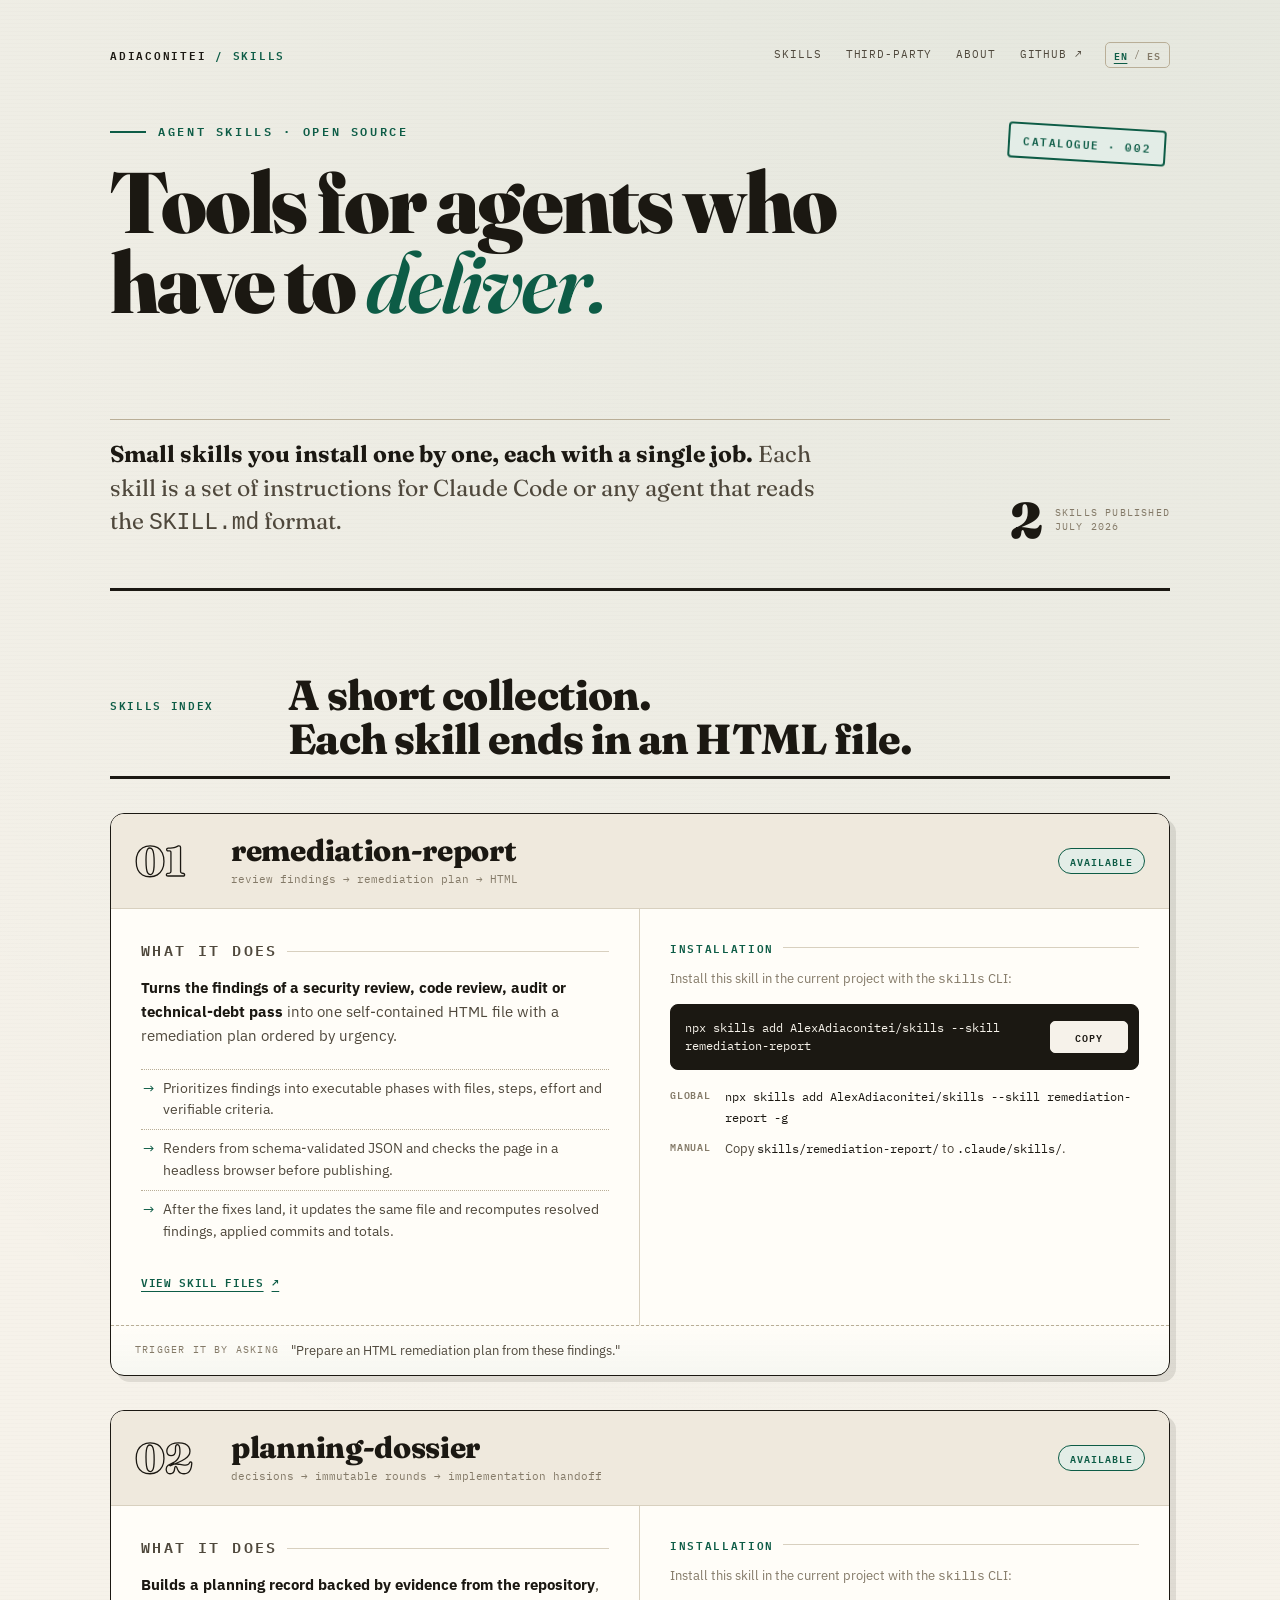
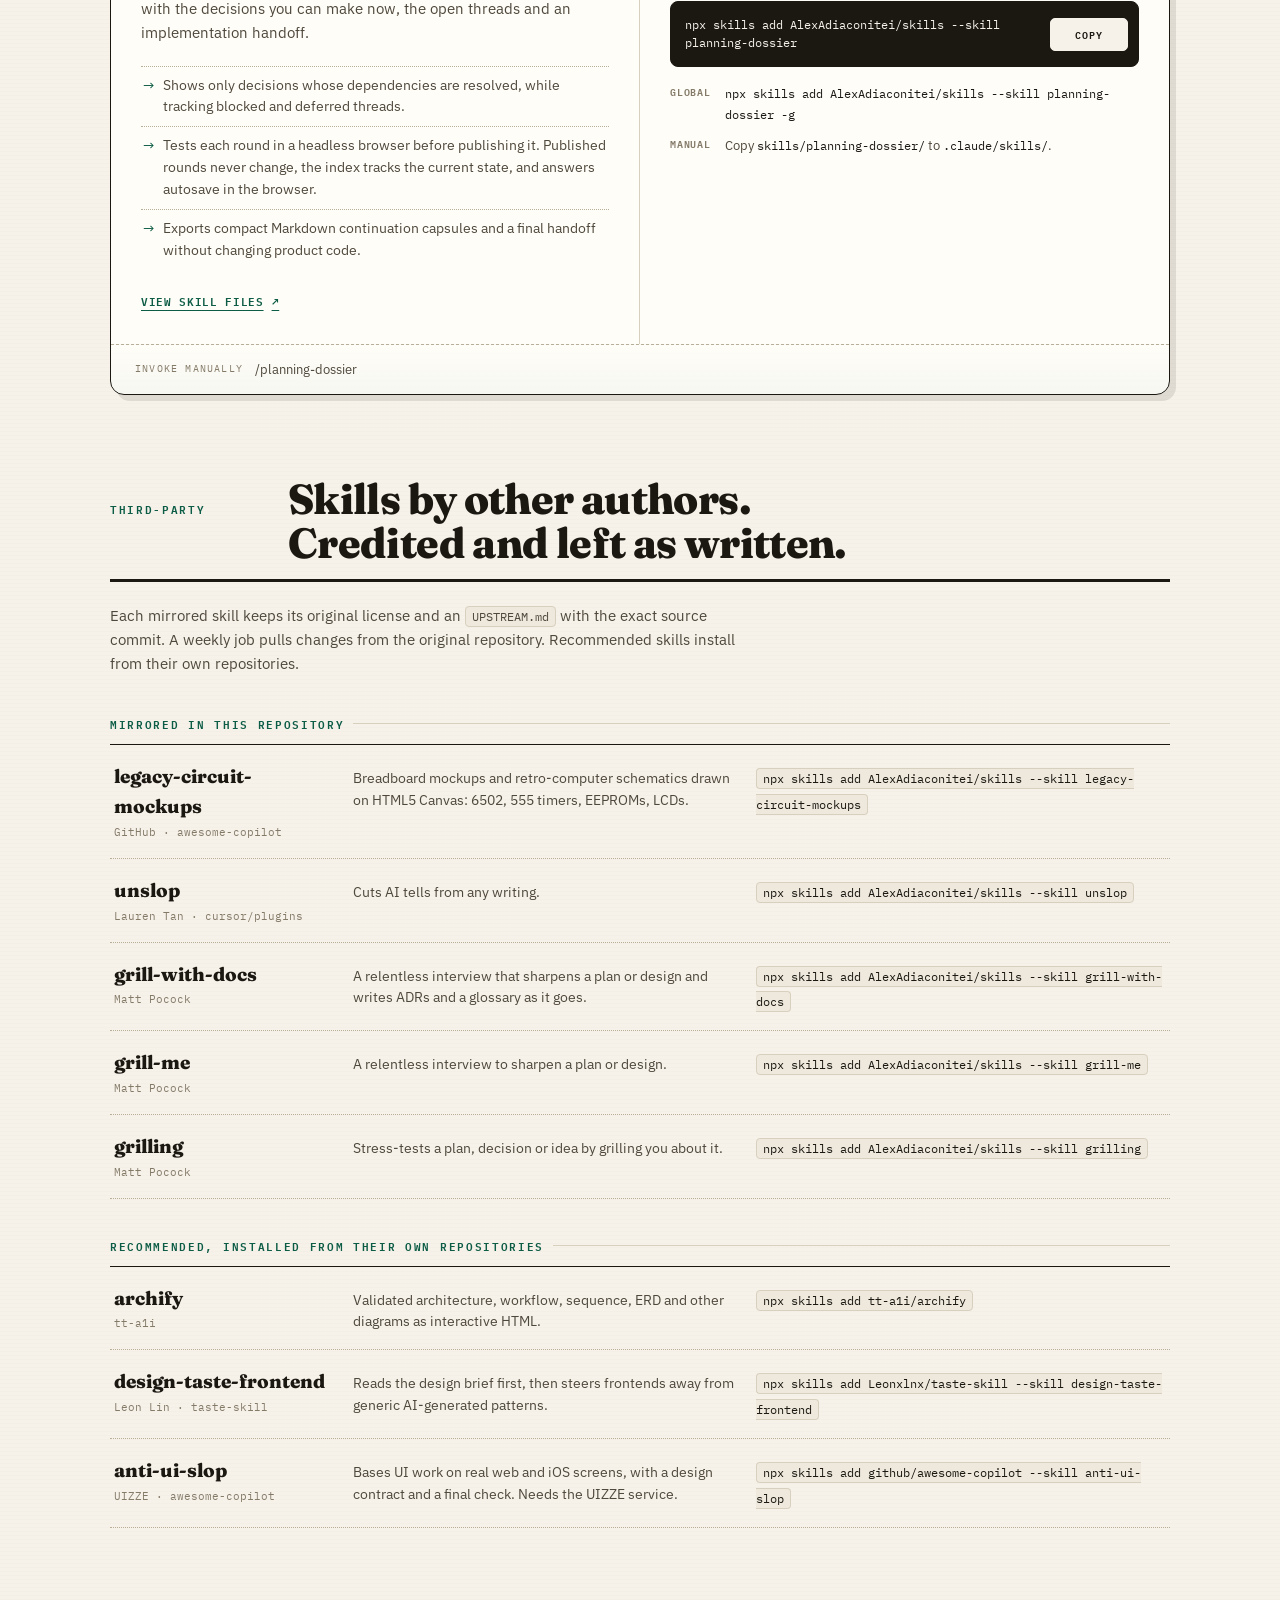
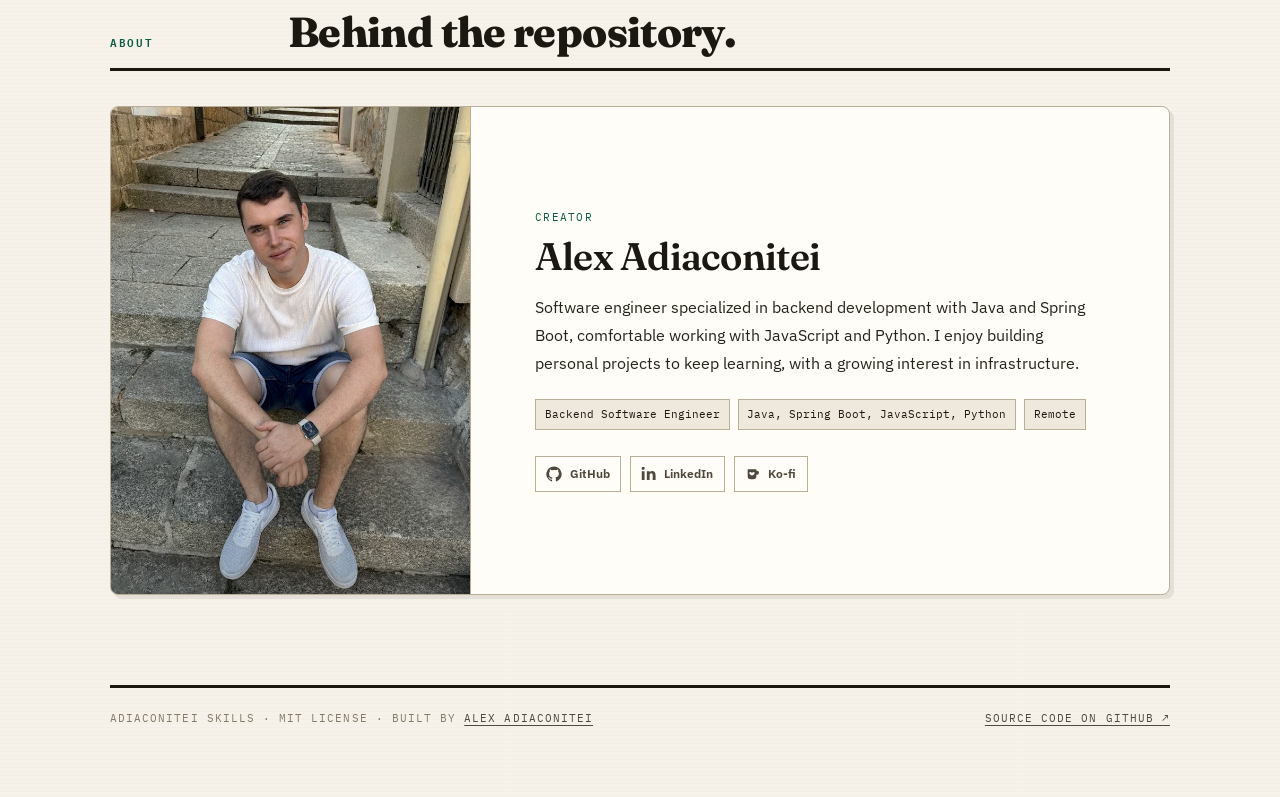
<file: index.html>
<!DOCTYPE html>
<html lang="en">
<head>
<meta charset="UTF-8">
<meta name="viewport" content="width=device-width, initial-scale=1.0">
<meta name="description" content="Alex Adiaconitei's skills for Claude Code and other agents compatible with the SKILL.md format.">
<meta name="theme-color" content="#f6f2ea">
<title>Adiaconitei Skills · tools for agents</title>
<link rel="icon" href="favicon.ico" sizes="48x48">
<link rel="icon" href="favicon.svg" type="image/svg+xml">
<link rel="apple-touch-icon" href="apple-touch-icon.png">
<link rel="manifest" href="site.webmanifest">
<link rel="stylesheet" href="about-card.css">
<link rel="preconnect" href="https://fonts.googleapis.com">
<link rel="preconnect" href="https://fonts.gstatic.com" crossorigin>
<link href="https://fonts.googleapis.com/css2?family=Fraunces:opsz,wght@9..144,400;9..144,600;9..144,800;9..144,900&family=IBM+Plex+Sans:ital,wght@0,400;0,500;0,600;1,400&family=IBM+Plex+Mono:wght@400;500;600&display=swap" rel="stylesheet">
<style>
	:root {
		--paper: #f6f2ea;
		--paper-2: #efe9dd;
		--card: #fffdf8;
		--ink: #1b1812;
		--ink-soft: #4f483c;
		--ink-faint: #847a68;
		--line: #d8d0bf;
		--line-strong: #b9ae97;
		--accent: #0d5c46;
		--accent-soft: #e3ede7;
		--critical: #a82e1f;
		--critical-bg: #f6e3df;
		--mono: 'IBM Plex Mono', monospace;
		--sans: 'IBM Plex Sans', sans-serif;
		--display: 'Fraunces', serif;
	}

	* { box-sizing: border-box; margin: 0; padding: 0; }
	html { scroll-behavior: smooth; }
	body {
		min-width: 320px;
		font-family: var(--sans);
		line-height: 1.62;
		color: var(--ink);
		background-color: var(--paper);
		background-image:
			repeating-linear-gradient(0deg, transparent, transparent 3px, rgb(27 24 18 / .012) 3px, rgb(27 24 18 / .012) 4px),
			radial-gradient(circle at 85% -5%, rgb(13 92 70 / .08), transparent 42%);
	}

	::selection { color: var(--paper); background: var(--accent); }
	a { color: inherit; }
	button { font: inherit; }
	.skip-link {
		position: fixed;
		top: 12px;
		left: 12px;
		z-index: 20;
		padding: 8px 12px;
		font-family: var(--mono);
		font-size: 12px;
		color: var(--paper);
		background: var(--ink);
		transform: translateY(-150%);
	}
	.skip-link:focus { transform: none; }
	:focus-visible { outline: 3px solid var(--critical); outline-offset: 3px; }

	.sheet { width: min(100% - 56px, 1060px); margin: 0 auto; padding-bottom: 72px; }

	/* Masthead */
	.masthead {
		position: relative;
		padding: 42px 0 48px;
		border-bottom: 3px solid var(--ink);
	}
	.topbar {
		display: flex;
		align-items: center;
		justify-content: space-between;
		gap: 24px;
		padding-bottom: 54px;
	}
	.wordmark {
		font-family: var(--mono);
		font-size: 11px;
		font-weight: 600;
		letter-spacing: .16em;
		text-decoration: none;
		text-transform: uppercase;
	}
	.wordmark span { color: var(--accent); }
	.topnav { display: flex; gap: 24px; }
	.topnav a {
		padding: 3px 0;
		font-family: var(--mono);
		font-size: 11px;
		letter-spacing: .08em;
		color: var(--ink-soft);
		text-decoration: none;
		text-transform: uppercase;
		border-bottom: 1px solid transparent;
	}
	.topnav a:hover { color: var(--accent); border-color: currentColor; }
	.top-actions { display: flex; align-items: center; gap: 22px; }
	.language-switch {
		display: flex;
		align-items: center;
		gap: 5px;
		padding: 3px 6px;
		font-family: var(--mono);
		font-size: 10px;
		color: var(--ink-faint);
		border: 1px solid var(--line-strong);
		border-radius: 5px;
	}
	.language-switch button {
		padding: 1px 2px;
		font-family: var(--mono);
		font-size: 10px;
		font-weight: 600;
		letter-spacing: .08em;
		color: var(--ink-faint);
		cursor: pointer;
		background: transparent;
		border: 0;
	}
	.language-switch button:hover { color: var(--accent); }
	.language-switch button[aria-pressed='true'] { color: var(--accent); text-decoration: underline; text-underline-offset: 3px; }
	.stamp {
		position: absolute;
		top: 126px;
		right: 4px;
		padding: 7px 13px;
		font-family: var(--mono);
		font-size: 11px;
		font-weight: 600;
		letter-spacing: .14em;
		color: var(--accent);
		text-transform: uppercase;
		background: var(--accent-soft);
		border: 2px solid var(--accent);
		border-radius: 4px;
		transform: rotate(3.5deg);
	}
	.kicker {
		display: flex;
		align-items: center;
		gap: 12px;
		font-family: var(--mono);
		font-size: 12px;
		font-weight: 600;
		letter-spacing: .22em;
		color: var(--accent);
		text-transform: uppercase;
	}
	.kicker::before { width: 36px; height: 2px; content: ''; background: var(--accent); }
	h1 {
		max-width: 15ch;
		margin-top: 20px;
		font-family: var(--display);
		font-size: clamp(48px, 8vw, 86px);
		font-weight: 900;
		line-height: .94;
		letter-spacing: -.025em;
	}
	h1 em { font-weight: 600; color: var(--accent); }
	.hero-support { min-height: 36px; margin-top: 26px; }
	.hero-support .btn-container { margin: 0 !important; }
	.hero-bottom {
		display: grid;
		grid-template-columns: minmax(0, 1.4fr) minmax(240px, .6fr);
		gap: 48px;
		align-items: end;
		margin-top: 34px;
		padding-top: 18px;
		border-top: 1px solid var(--line-strong);
	}
	.hero-lede {
		max-width: 62ch;
		font-family: var(--display);
		font-size: clamp(19px, 2.4vw, 23px);
		line-height: 1.45;
		color: var(--ink-soft);
	}
	.hero-lede strong { color: var(--ink); }
	.edition {
		display: grid;
		grid-template-columns: auto 1fr;
		gap: 12px;
		align-items: center;
		justify-self: end;
	}
	.edition-number { font-family: var(--display); font-size: 50px; font-weight: 900; line-height: .8; }
	.edition-label {
		font-family: var(--mono);
		font-size: 10px;
		line-height: 1.45;
		letter-spacing: .12em;
		color: var(--ink-faint);
		text-transform: uppercase;
	}

	/* Shared section structure */
	.section { padding-top: 82px; }
	.section-head {
		display: grid;
		grid-template-columns: 150px 1fr;
		gap: 28px;
		align-items: baseline;
		padding-bottom: 14px;
		border-bottom: 3px solid var(--ink);
	}
	.section-label {
		font-family: var(--mono);
		font-size: 11px;
		font-weight: 600;
		letter-spacing: .15em;
		color: var(--accent);
		text-transform: uppercase;
	}
	.section h2 {
		font-family: var(--display);
		font-size: clamp(30px, 4vw, 42px);
		font-weight: 800;
		line-height: 1.05;
		letter-spacing: -.015em;
	}

	/* Skill dossier */
	.skill-card {
		margin-top: 34px;
		background: var(--card);
		border: 1.5px solid var(--ink);
		border-radius: 14px;
		box-shadow: 6px 6px 0 rgb(27 24 18 / .1);
		overflow: hidden;
	}
	.skill-head {
		display: grid;
		grid-template-columns: 78px 1fr auto;
		gap: 18px;
		align-items: center;
		padding: 20px 24px;
		background: var(--paper-2);
		border-bottom: 1px solid var(--line);
	}
	.skill-index {
		font-family: var(--display);
		font-size: 42px;
		font-weight: 900;
		line-height: 1;
		color: transparent;
		-webkit-text-stroke: 1.3px var(--ink);
	}
	.skill-title h3 {
		font-family: var(--display);
		font-size: clamp(23px, 3vw, 30px);
		font-weight: 800;
		line-height: 1.1;
		letter-spacing: -.01em;
	}
	.skill-title p {
		margin-top: 4px;
		font-family: var(--mono);
		font-size: 11px;
		color: var(--ink-faint);
	}
	.status {
		padding: 4px 11px;
		font-family: var(--mono);
		font-size: 10px;
		font-weight: 600;
		letter-spacing: .1em;
		color: var(--accent);
		text-transform: uppercase;
		background: var(--accent-soft);
		border: 1px solid var(--accent);
		border-radius: 999px;
	}
	.skill-body {
		display: grid;
		grid-template-columns: minmax(0, 1fr) minmax(330px, 1fr);
		gap: 0;
	}
	.skill-copy, .install-panel { padding: 30px; }
	.skill-copy { border-right: 1px solid var(--line); }
	.eyebrow {
		display: flex;
		align-items: center;
		gap: 9px;
		margin-bottom: 12px;
		font-family: var(--mono);
		font-size: 10.5px;
		font-weight: 600;
		letter-spacing: .16em;
		color: var(--accent);
		text-transform: uppercase;
	}
	.eyebrow::after { height: 1px; content: ''; background: var(--line); flex: 1; }
	.skill-copy > p { font-size: 15px; color: var(--ink-soft); }
	.skill-copy > p strong { color: var(--ink); }
	.outcomes { margin-top: 20px; list-style: none; }
	.outcomes li {
		position: relative;
		padding: 8px 0 8px 22px;
		font-size: 13.5px;
		color: var(--ink-soft);
		border-top: 1px dotted var(--line-strong);
	}
	.outcomes li::before { position: absolute; left: 2px; color: var(--accent); content: '→'; }
	.skill-link {
		display: inline-flex;
		align-items: center;
		gap: 8px;
		margin-top: 22px;
		font-family: var(--mono);
		font-size: 11px;
		font-weight: 600;
		letter-spacing: .06em;
		color: var(--accent);
		text-decoration-thickness: 1px;
		text-underline-offset: 4px;
		text-transform: uppercase;
	}
	.skill-link::after { content: '↗'; }
	.install-note { margin-bottom: 14px; font-size: 13px; color: var(--ink-faint); }

	/* Third-party skills */
	.ext-intro { max-width: 70ch; margin-top: 22px; font-size: 15px; color: var(--ink-soft); }
	.ext-group { margin-top: 38px; }
	.ext-list { list-style: none; border-top: 1.5px solid var(--ink); }
	.ext-list li {
		display: grid;
		grid-template-columns: minmax(170px, .8fr) minmax(0, 1.4fr) minmax(0, 1.5fr);
		gap: 20px;
		align-items: baseline;
		padding: 16px 4px;
		border-bottom: 1px dotted var(--line-strong);
	}
	.ext-name a {
		font-family: var(--display);
		font-size: 19px;
		font-weight: 800;
		color: var(--ink);
		text-decoration: none;
	}
	.ext-name a:hover { color: var(--accent); }
	.ext-name span { display: block; margin-top: 2px; font-family: var(--mono); font-size: 11px; color: var(--ink-faint); }
	.ext-desc { font-size: 13.5px; color: var(--ink-soft); }
	.ext-list code, .ext-intro code {
		padding: 2px 6px;
		font-family: var(--mono);
		font-size: 11.5px;
		background: var(--paper-2);
		border: 1px solid var(--line);
		border-radius: 4px;
		overflow-wrap: anywhere;
	}
	.command {
		display: grid;
		grid-template-columns: minmax(0, 1fr) auto;
		align-items: center;
		gap: 10px;
		padding: 10px 10px 10px 14px;
		background: var(--ink);
		border: 1px solid var(--ink);
		border-radius: 8px;
	}
	.command code {
		min-width: 0;
		padding: 4px 0;
		font-family: var(--mono);
		font-size: 12px;
		line-height: 1.5;
		color: var(--paper);
		white-space: normal;
		overflow-wrap: anywhere;
	}
	.copy-button {
		min-width: 78px;
		padding: 7px 10px;
		font-family: var(--mono);
		font-size: 10px;
		font-weight: 600;
		letter-spacing: .08em;
		color: var(--ink);
		text-transform: uppercase;
		cursor: pointer;
		background: var(--paper);
		border: 1px solid var(--paper);
		border-radius: 5px;
	}
	.copy-button:hover { color: var(--paper); background: var(--accent); border-color: var(--accent); }
	.copy-button[data-state='copied'] { color: var(--paper); background: var(--accent); border-color: var(--accent); }
	.install-alt {
		display: grid;
		grid-template-columns: auto 1fr;
		gap: 10px 14px;
		margin-top: 16px;
		font-size: 12.5px;
		color: var(--ink-soft);
	}
	.install-alt dt {
		font-family: var(--mono);
		font-size: 10px;
		font-weight: 600;
		letter-spacing: .08em;
		color: var(--ink-faint);
		text-transform: uppercase;
	}
	.install-alt code { font-family: var(--mono); font-size: 11.5px; color: var(--ink); word-break: break-word; }
	.skill-foot {
		display: flex;
		gap: 12px;
		align-items: center;
		padding: 14px 24px;
		background: linear-gradient(180deg, transparent, rgb(13 92 70 / .035));
		border-top: 1px dashed var(--line-strong);
	}
	.skill-foot span {
		font-family: var(--mono);
		font-size: 10px;
		letter-spacing: .12em;
		color: var(--ink-faint);
		text-transform: uppercase;
	}
	.skill-foot p { font-size: 13px; color: var(--ink-soft); }

	/* Author card (author-profile skill), themed with this site's tokens */
	.about-card {
		--about-line: var(--line-strong);
		--about-line-hot: var(--ink);
		--about-bg: var(--card);
		--about-chip: var(--paper-2);
		--about-text: var(--ink);
		--about-muted: var(--ink-soft);
		--about-accent: var(--accent);
		--about-shadow: 4px 4px 0 rgb(27 24 18 / .08);
		--about-display: var(--display);
		--about-mono: var(--mono);
		border-radius: 8px;
		overflow: hidden;
	}
	.about-photo-wrap::after { background: linear-gradient(180deg, transparent 70%, rgb(27 24 18 / .28)); }

	.colophon {
		display: flex;
		justify-content: space-between;
		gap: 14px;
		margin-top: 90px;
		padding-top: 22px;
		font-family: var(--mono);
		font-size: 10.5px;
		letter-spacing: .1em;
		color: var(--ink-faint);
		text-transform: uppercase;
		border-top: 3px solid var(--ink);
	}
	.colophon a { color: var(--ink-soft); text-underline-offset: 3px; }
	.sr-only {
		position: absolute;
		width: 1px;
		height: 1px;
		padding: 0;
		margin: -1px;
		overflow: hidden;
		clip: rect(0, 0, 0, 0);
		white-space: nowrap;
		border: 0;
	}

	@media (prefers-reduced-motion: no-preference) {
		.masthead, .section, .colophon { animation: rise .58s cubic-bezier(.2, .7, .2, 1) both; }
		.section { animation-delay: .1s; }
		#third-party { animation-delay: .14s; }
		#about { animation-delay: .18s; }
		.colophon { animation-delay: .24s; }
		.copy-button { transition: color .16s ease, background-color .16s ease, border-color .16s ease, transform .16s ease; }
		.copy-button:active { transform: translateY(1px); }
		@keyframes rise { from { opacity: 0; transform: translateY(14px); } to { opacity: 1; transform: none; } }
	}

	@media (max-width: 760px) {
		.sheet { width: min(100% - 32px, 1060px); }
		.masthead { padding-top: 28px; }
		.topbar { align-items: flex-start; padding-bottom: 44px; }
		.topnav { gap: 14px; }
		.stamp { position: static; display: inline-block; margin-bottom: 22px; }
		h1 { font-size: clamp(45px, 14vw, 68px); }
		.hero-bottom, .skill-body { grid-template-columns: 1fr; }
		.edition { justify-self: start; }
		.section { padding-top: 64px; }
		.section-head { grid-template-columns: 1fr; gap: 10px; }
		.skill-head { grid-template-columns: 60px 1fr; }
		.skill-head .status { grid-column: 2; justify-self: start; }
		.skill-copy { border-right: 0; border-bottom: 1px solid var(--line); }
		.ext-list li { grid-template-columns: 1fr; gap: 6px; }
	}

	@media (max-width: 460px) {
		.topbar { gap: 16px; }
		.wordmark { max-width: 15ch; }
		.topnav { flex-direction: column; gap: 5px; align-items: flex-end; }
		.top-actions { flex-direction: column; align-items: flex-end; gap: 9px; }
		.skill-head, .skill-copy, .install-panel { padding-left: 18px; padding-right: 18px; }
		.command { grid-template-columns: 1fr; }
		.copy-button { width: 100%; }
		.colophon { flex-direction: column; }
	}
</style>
</head>
<body>
<a class="skip-link" href="#content" data-i18n="skip">Skip to content</a>
<div class="sheet">
	<header class="masthead">
		<div class="topbar">
			<a class="wordmark" href="https://github.com/AlexAdiaconitei/skills">Adiaconitei <span>/ skills</span></a>
			<div class="top-actions">
				<nav class="topnav" aria-label="Main navigation" data-i18n-aria="navLabel">
					<a href="#skills">Skills</a>
					<a href="#third-party" data-i18n="navThird">Third-party</a>
					<a href="#about">About</a>
					<a href="https://github.com/AlexAdiaconitei/skills">GitHub ↗</a>
				</nav>
				<div class="language-switch" aria-label="Language" data-i18n-aria="languageLabel">
					<button type="button" data-lang="en" aria-pressed="true">EN</button>
					<span aria-hidden="true">/</span>
					<button type="button" data-lang="es" aria-pressed="false">ES</button>
				</div>
			</div>
		</div>
		<span class="stamp" data-i18n="stamp">Catalogue · 002</span>
		<p class="kicker" data-i18n="kicker">Agent skills · open source</p>
		<h1 data-i18n-html="heroTitle">Tools for agents who have to <em>deliver.</em></h1>
		<div class="hero-support" aria-label="Support on Ko-fi" data-i18n-aria="kofiAria">
			<script src="https://storage.ko-fi.com/cdn/widget/Widget_2.js"></script>
			<script>kofiwidget2.init('Buy me a coffee', '#72a4f2', 'K3Q5236GOO');kofiwidget2.draw();</script>
		</div>
		<div class="hero-bottom">
			<p class="hero-lede" data-i18n-html="heroLede"><strong>Small skills you install one by one, each with a single job.</strong> Each skill is a set of instructions for Claude Code or any agent that reads the <code>SKILL.md</code> format.</p>
			<div class="edition" aria-label="Two skills available" data-i18n-aria="editionAria">
				<span class="edition-number">2</span>
				<span class="edition-label" data-i18n-html="editionLabel">skills published<br>July 2026</span>
			</div>
		</div>
	</header>

	<main id="content">
		<section class="section" id="skills" aria-labelledby="skills-title">
			<div class="section-head">
				<p class="section-label" data-i18n="skillsLabel">Skills index</p>
				<h2 id="skills-title" data-i18n-html="skillsTitle">A short collection.<br>Each skill ends in an HTML file.</h2>
			</div>

			<article class="skill-card">
				<header class="skill-head">
					<span class="skill-index" aria-hidden="true">01</span>
					<div class="skill-title">
						<h3>remediation-report</h3>
						<p>review findings → remediation plan → HTML</p>
					</div>
					<span class="status" data-i18n="available">Available</span>
				</header>

				<div class="skill-body">
					<div class="skill-copy">
						<p class="eyebrow" data-i18n="purposeLabel">What it does</p>
						<p data-i18n-html="purpose"><strong>Turns the findings of a security review, code review, audit or technical-debt pass</strong> into one self-contained HTML file with a remediation plan ordered by urgency.</p>
						<ul class="outcomes">
							<li data-i18n="outcome1">Prioritizes findings into executable phases with files, steps, effort and verifiable criteria.</li>
							<li data-i18n="outcome2">Renders from schema-validated JSON and checks the page in a headless browser before publishing.</li>
							<li data-i18n="outcome3">After the fixes land, it updates the same file and recomputes resolved findings, applied commits and totals.</li>
						</ul>
						<a class="skill-link" href="https://github.com/AlexAdiaconitei/skills/tree/main/skills/remediation-report" data-i18n="viewSkill">View skill files</a>
					</div>

					<div class="install-panel">
						<p class="eyebrow" data-i18n="installation">Installation</p>
						<p class="install-note" data-i18n-html="installNote">Install this skill in the current project with the <code>skills</code> CLI:</p>
						<div class="command">
							<code id="install-command">npx skills add AlexAdiaconitei/skills --skill remediation-report</code>
							<button class="copy-button" type="button" data-copy="install-command" aria-describedby="copy-status" data-i18n="copy">Copy</button>
						</div>
						<dl class="install-alt">
							<dt>Global</dt>
							<dd><code>npx skills add AlexAdiaconitei/skills --skill remediation-report -g</code></dd>
							<dt>Manual</dt>
							<dd data-i18n-html="manualInstall">Copy <code>skills/remediation-report/</code> to <code>.claude/skills/</code>.</dd>
						</dl>
						<p class="sr-only" id="copy-status" role="status" aria-live="polite"></p>
					</div>
				</div>

				<footer class="skill-foot">
					<span data-i18n="triggerLabel">Trigger it by asking</span>
					<p data-i18n="trigger">"Prepare an HTML remediation plan from these findings."</p>
				</footer>
			</article>

			<article class="skill-card">
				<header class="skill-head">
					<span class="skill-index" aria-hidden="true">02</span>
					<div class="skill-title">
						<h3>planning-dossier</h3>
						<p data-i18n="planningFlow">decisions → immutable rounds → implementation handoff</p>
					</div>
					<span class="status" data-i18n="available">Available</span>
				</header>

				<div class="skill-body">
					<div class="skill-copy">
						<p class="eyebrow" data-i18n="purposeLabel">What it does</p>
						<p data-i18n-html="planningPurpose"><strong>Builds a planning record backed by evidence from the repository</strong>, with the decisions you can make now, the open threads and an implementation handoff.</p>
						<ul class="outcomes">
							<li data-i18n="planningOutcome1">Shows only decisions whose dependencies are resolved, while tracking blocked and deferred threads.</li>
							<li data-i18n="planningOutcome2">Tests each round in a headless browser before publishing it. Published rounds never change, the index tracks the current state, and answers autosave in the browser.</li>
							<li data-i18n="planningOutcome3">Exports compact Markdown continuation capsules and a final handoff without changing product code.</li>
						</ul>
						<a class="skill-link" href="https://github.com/AlexAdiaconitei/skills/tree/main/skills/planning-dossier" data-i18n="viewSkill">View skill files</a>
					</div>

					<div class="install-panel">
						<p class="eyebrow" data-i18n="installation">Installation</p>
						<p class="install-note" data-i18n-html="installNote">Install this skill in the current project with the <code>skills</code> CLI:</p>
						<div class="command">
							<code id="planning-install-command">npx skills add AlexAdiaconitei/skills --skill planning-dossier</code>
							<button class="copy-button" type="button" data-copy="planning-install-command" aria-describedby="planning-copy-status" data-i18n="copy">Copy</button>
						</div>
						<dl class="install-alt">
							<dt>Global</dt>
							<dd><code>npx skills add AlexAdiaconitei/skills --skill planning-dossier -g</code></dd>
							<dt>Manual</dt>
							<dd data-i18n-html="planningManualInstall">Copy <code>skills/planning-dossier/</code> to <code>.claude/skills/</code>.</dd>
						</dl>
						<p class="sr-only" id="planning-copy-status" role="status" aria-live="polite"></p>
					</div>
				</div>

				<footer class="skill-foot">
					<span data-i18n="planningTriggerLabel">Invoke manually</span>
					<p data-i18n="planningTrigger">/planning-dossier</p>
				</footer>
			</article>
		</section>

		<section class="section" id="third-party" aria-labelledby="third-title">
			<div class="section-head">
				<p class="section-label" data-i18n="thirdLabel">Third-party</p>
				<h2 id="third-title" data-i18n-html="thirdTitle">Skills by other authors.<br>Credited and left as written.</h2>
			</div>
			<p class="ext-intro" data-i18n-html="thirdIntro"></p>

			<div class="ext-group">
				<p class="eyebrow" data-i18n="mirroredLabel">Mirrored in this repository</p>
				<ul class="ext-list">
					<li>
						<p class="ext-name"><a href="https://github.com/github/awesome-copilot/tree/main/skills/legacy-circuit-mockups">legacy-circuit-mockups</a><span>GitHub · awesome-copilot</span></p>
						<p class="ext-desc" data-i18n="extCircuit"></p>
						<p><code>npx skills add AlexAdiaconitei/skills --skill legacy-circuit-mockups</code></p>
					</li>
					<li>
						<p class="ext-name"><a href="https://github.com/cursor/plugins/tree/main/pstack/skills/unslop">unslop</a><span>Lauren Tan · cursor/plugins</span></p>
						<p class="ext-desc" data-i18n="extUnslop"></p>
						<p><code>npx skills add AlexAdiaconitei/skills --skill unslop</code></p>
					</li>
					<li>
						<p class="ext-name"><a href="https://github.com/mattpocock/skills/tree/main/skills/engineering/grill-with-docs">grill-with-docs</a><span>Matt Pocock</span></p>
						<p class="ext-desc" data-i18n="extGrillDocs"></p>
						<p><code>npx skills add AlexAdiaconitei/skills --skill grill-with-docs</code></p>
					</li>
					<li>
						<p class="ext-name"><a href="https://github.com/mattpocock/skills/tree/main/skills/productivity/grill-me">grill-me</a><span>Matt Pocock</span></p>
						<p class="ext-desc" data-i18n="extGrillMe"></p>
						<p><code>npx skills add AlexAdiaconitei/skills --skill grill-me</code></p>
					</li>
					<li>
						<p class="ext-name"><a href="https://github.com/mattpocock/skills/tree/main/skills/productivity/grilling">grilling</a><span>Matt Pocock</span></p>
						<p class="ext-desc" data-i18n="extGrilling"></p>
						<p><code>npx skills add AlexAdiaconitei/skills --skill grilling</code></p>
					</li>
				</ul>
			</div>

			<div class="ext-group">
				<p class="eyebrow" data-i18n="recommendedLabel">Recommended, installed from their own repositories</p>
				<ul class="ext-list">
					<li>
						<p class="ext-name"><a href="https://github.com/tt-a1i/archify">archify</a><span>tt-a1i</span></p>
						<p class="ext-desc" data-i18n="extArchify"></p>
						<p><code>npx skills add tt-a1i/archify</code></p>
					</li>
					<li>
						<p class="ext-name"><a href="https://www.tasteskill.dev/docs">design-taste-frontend</a><span>Leon Lin · taste-skill</span></p>
						<p class="ext-desc" data-i18n="extTaste"></p>
						<p><code>npx skills add Leonxlnx/taste-skill --skill design-taste-frontend</code></p>
					</li>
					<li>
						<p class="ext-name"><a href="https://github.com/github/awesome-copilot/tree/main/skills/anti-ui-slop">anti-ui-slop</a><span>UIZZE · awesome-copilot</span></p>
						<p class="ext-desc" data-i18n="extAntiSlop"></p>
						<p><code>npx skills add github/awesome-copilot --skill anti-ui-slop</code></p>
					</li>
				</ul>
			</div>
		</section>

		<section class="section" id="about" aria-labelledby="about-title">
			<div class="section-head">
				<p class="section-label">About</p>
				<h2 id="about-title" data-i18n="aboutTitle">Behind the repository.</h2>
			</div>
			<article class="about-card" data-about-card data-src="about.json" aria-live="polite">
				<div class="about-photo-wrap">
					<img src="alex.webp" alt="Alex Adiaconitei" class="about-photo" width="688" height="917" loading="lazy">
				</div>
				<div class="about-content">
					<p class="about-kicker">Creator</p>
					<h3>Alex Adiaconitei</h3>
					<p class="about-bio">Software engineer specialized in backend development with Java and Spring Boot, comfortable working with JavaScript and Python. I enjoy building personal projects to keep learning, with a growing interest in infrastructure.</p>
					<ul class="about-facts">
						<li>Backend Software Engineer</li>
						<li>Java, Spring Boot, JavaScript, Python</li>
						<li>Remote</li>
					</ul>
					<div class="about-links">
						<a href="https://github.com/AlexAdiaconitei" target="_blank" rel="noreferrer">GitHub</a>
						<a href="https://www.linkedin.com/in/alexadiaconitei/" target="_blank" rel="noreferrer">LinkedIn</a>
						<a href="https://ko-fi.com/K3Q5236GOO" target="_blank" rel="noreferrer">Ko-fi</a>
					</div>
				</div>
			</article>
		</section>
	</main>

	<footer class="colophon">
		<span>Adiaconitei Skills · MIT License · <span data-i18n="builtBy">Built by</span> <a href="https://github.com/AlexAdiaconitei">Alex Adiaconitei</a></span>
		<a href="https://github.com/AlexAdiaconitei/skills" data-i18n="source">Source code on GitHub ↗</a>
	</footer>
</div>

<script>
	const translations = {
		en: {
			pageTitle: 'Adiaconitei Skills · tools for agents',
			description: "Alex Adiaconitei's skills for Claude Code and other agents compatible with the SKILL.md format.",
			skip: 'Skip to content',
			navLabel: 'Main navigation',
			languageLabel: 'Language',
			stamp: 'Catalogue · 002',
			kicker: 'Agent skills · open source',
			heroTitle: 'Tools for agents who have to <em>deliver.</em>',
			heroLede: '<strong>Small skills you install one by one, each with a single job.</strong> Each skill is a set of instructions for Claude Code or any agent that reads the <code>SKILL.md</code> format.',
			kofiText: 'Buy me a coffee',
			kofiAria: 'Support on Ko-fi',
			editionAria: 'Two skills available',
			editionLabel: 'skills published<br>July 2026',
			skillsLabel: 'Skills index',
			skillsTitle: 'A short collection.<br>Each skill ends in an HTML file.',
			available: 'Available',
			purposeLabel: 'What it does',
			purpose: '<strong>Turns the findings of a security review, code review, audit or technical-debt pass</strong> into one self-contained HTML file with a remediation plan ordered by urgency.',
			outcome1: 'Prioritizes findings into executable phases with files, steps, effort and verifiable criteria.',
			outcome2: 'Renders from schema-validated JSON and checks the page in a headless browser before publishing.',
			outcome3: 'After the fixes land, it updates the same file and recomputes resolved findings, applied commits and totals.',
			viewSkill: 'View skill files',
			installation: 'Installation',
			installNote: 'Install this skill in the current project with the <code>skills</code> CLI:',
			copy: 'Copy',
			copyDone: 'Copied',
			copyError: 'Error',
			copyStatus: 'Installation command copied to the clipboard.',
			copyFailure: 'Could not copy the command. Select it manually.',
			manualInstall: 'Copy <code>skills/remediation-report/</code> to <code>.claude/skills/</code>.',
			triggerLabel: 'Trigger it by asking',
			trigger: '"Prepare an HTML remediation plan from these findings."',
			planningFlow: 'decisions → immutable rounds → implementation handoff',
			planningPurpose: '<strong>Builds a planning record backed by evidence from the repository</strong>, with the decisions you can make now, the open threads and an implementation handoff.',
			planningOutcome1: 'Shows only decisions whose dependencies are resolved, while tracking blocked and deferred threads.',
			planningOutcome2: 'Tests each round in a headless browser before publishing it. Published rounds never change, the index tracks the current state, and answers autosave in the browser.',
			planningOutcome3: 'Exports compact Markdown continuation capsules and a final handoff without changing product code.',
			planningManualInstall: 'Copy <code>skills/planning-dossier/</code> to <code>.claude/skills/</code>.',
			planningTriggerLabel: 'Invoke manually',
			planningTrigger: '/planning-dossier',
			navThird: 'Third-party',
			thirdLabel: 'Third-party',
			thirdTitle: 'Skills by other authors.<br>Credited and left as written.',
			thirdIntro: 'Each mirrored skill keeps its original license and an <code>UPSTREAM.md</code> with the exact source commit. A weekly job pulls changes from the original repository. Recommended skills install from their own repositories.',
			mirroredLabel: 'Mirrored in this repository',
			recommendedLabel: 'Recommended, installed from their own repositories',
			extCircuit: 'Breadboard mockups and retro-computer schematics drawn on HTML5 Canvas: 6502, 555 timers, EEPROMs, LCDs.',
			extUnslop: 'Cuts AI tells from any writing.',
			extGrillDocs: 'A relentless interview that sharpens a plan or design and writes ADRs and a glossary as it goes.',
			extGrillMe: 'A relentless interview to sharpen a plan or design.',
			extGrilling: 'Stress-tests a plan, decision or idea by grilling you about it.',
			extArchify: 'Validated architecture, workflow, sequence, ERD and other diagrams as interactive HTML.',
			extTaste: 'Reads the design brief first, then steers frontends away from generic AI-generated patterns.',
			extAntiSlop: 'Bases UI work on real web and iOS screens, with a design contract and a final check. Needs the UIZZE service.',
			aboutTitle: 'Behind the repository.',
			builtBy: 'Built by',
			source: 'Source code on GitHub ↗'
		},
		es: {
			pageTitle: 'Adiaconitei Skills · herramientas para agentes',
			description: 'Skills de Alex Adiaconitei para Claude Code y otros agentes compatibles con el formato SKILL.md.',
			skip: 'Saltar al contenido',
			navLabel: 'Navegación principal',
			languageLabel: 'Idioma',
			stamp: 'Catálogo · 002',
			kicker: 'Agent skills · código abierto',
			heroTitle: 'Herramientas para agentes que tienen que <em>entregar.</em>',
			heroLede: '<strong>Skills pequeñas que se instalan una a una, cada una con una sola tarea.</strong> Cada skill es un conjunto de instrucciones para Claude Code o cualquier agente que lea el formato <code>SKILL.md</code>.',
			kofiText: 'Invítame a un café',
			kofiAria: 'Apóyame en Ko-fi',
			editionAria: 'Dos skills disponibles',
			editionLabel: 'skills publicadas<br>julio de 2026',
			skillsLabel: 'Índice de skills',
			skillsTitle: 'Una colección breve.<br>Cada skill termina en un archivo HTML.',
			available: 'Disponible',
			purposeLabel: 'Para qué sirve',
			purpose: 'Convierte los hallazgos de una revisión de <strong>seguridad, código, auditoría o deuda técnica</strong> en un único archivo HTML con un plan de corrección ordenado por urgencia.',
			outcome1: 'Prioriza los hallazgos en fases ejecutables con archivos, pasos, esfuerzo y criterios verificables.',
			outcome2: 'Se genera desde JSON validado por schema y comprueba la página en un navegador headless antes de publicarla.',
			outcome3: 'Cuando se aplican las correcciones, actualiza el mismo archivo y recalcula los hallazgos resueltos, los commits aplicados y los totales.',
			viewSkill: 'Ver archivos de la skill',
			installation: 'Instalación',
			installNote: 'Instala esta skill en el proyecto actual con la CLI de <code>skills</code>:',
			copy: 'Copiar',
			copyDone: 'Copiado',
			copyError: 'Error',
			copyStatus: 'Comando de instalación copiado al portapapeles.',
			copyFailure: 'No se pudo copiar. Selecciona el comando manualmente.',
			manualInstall: 'Copia <code>skills/remediation-report/</code> a <code>.claude/skills/</code>.',
			triggerLabel: 'Actívala pidiendo',
			trigger: '"Prepara un plan de corrección HTML con estos hallazgos."',
			planningFlow: 'decisiones → rondas inmutables → handoff de implementación',
			planningPurpose: '<strong>Crea un registro de planificación basado en evidencia del repositorio</strong>, con las decisiones que ya se pueden tomar, los hilos abiertos y un handoff de implementación.',
			planningOutcome1: 'Muestra solo decisiones con dependencias resueltas y registra los hilos bloqueados o aplazados.',
			planningOutcome2: 'Prueba cada ronda en un navegador headless antes de publicarla. Las rondas publicadas no cambian, el índice refleja el estado actual y las respuestas se guardan en el navegador.',
			planningOutcome3: 'Exporta cápsulas Markdown compactas para continuar y un handoff final sin modificar el código del producto.',
			planningManualInstall: 'Copia <code>skills/planning-dossier/</code> a <code>.claude/skills/</code>.',
			planningTriggerLabel: 'Invócala manualmente',
			planningTrigger: '/planning-dossier',
			navThird: 'Terceros',
			thirdLabel: 'De terceros',
			thirdTitle: 'Skills de otros autores.<br>Con crédito y sin cambios.',
			thirdIntro: 'Cada skill copiada conserva su licencia original y un <code>UPSTREAM.md</code> con el commit exacto de origen. Un job semanal trae los cambios del repositorio original. Las recomendadas se instalan desde su propio repositorio.',
			mirroredLabel: 'Copiadas en este repositorio',
			recommendedLabel: 'Recomendadas, se instalan desde su repositorio',
			extCircuit: 'Mockups de protoboard y esquemas de ordenadores retro dibujados en HTML5 Canvas: 6502, temporizadores 555, EEPROM, LCD.',
			extUnslop: 'Elimina los rastros de IA de cualquier texto.',
			extGrillDocs: 'Una entrevista implacable que afina un plan o diseño y va escribiendo ADRs y un glosario.',
			extGrillMe: 'Una entrevista implacable para afinar un plan o diseño.',
			extGrilling: 'Pone a prueba un plan, decisión o idea sometiéndote a un interrogatorio.',
			extArchify: 'Diagramas validados de arquitectura, flujos, secuencias, ERD y más, como HTML interactivo.',
			extTaste: 'Lee primero el brief de diseño y aleja los frontends de los patrones genéricos generados por IA.',
			extAntiSlop: 'Basa el trabajo de UI en pantallas reales web e iOS, con un contrato de diseño y una comprobación final. Depende del servicio UIZZE.',
			aboutTitle: 'Detrás del repositorio.',
			builtBy: 'Hecho por',
			source: 'Código fuente en GitHub ↗'
		}
	};

	const description = document.querySelector('meta[name="description"]');
	let currentLanguage = 'en';
	function setLanguage(language, updateUrl = true) {
		currentLanguage = language === 'es' ? 'es' : 'en';
		const messages = translations[currentLanguage];

		document.documentElement.lang = currentLanguage;
		document.title = messages.pageTitle;
		description.content = messages.description;
		document.querySelectorAll('[data-i18n]').forEach((element) => {
			element.textContent = messages[element.dataset.i18n];
		});
		document.querySelectorAll('[data-i18n-html]').forEach((element) => {
			element.innerHTML = messages[element.dataset.i18nHtml];
		});
		document.querySelectorAll('[data-i18n-aria]').forEach((element) => {
			element.setAttribute('aria-label', messages[element.dataset.i18nAria]);
		});
		const kofiWidgetText = document.querySelector('.kofitext');
		const kofiButton = document.querySelector('.kofi-button');
		if (kofiWidgetText && kofiButton) {
			const kofiImage = kofiWidgetText.querySelector('img');
			kofiWidgetText.replaceChildren(...(kofiImage ? [kofiImage] : []), messages.kofiText);
			kofiButton.title = messages.kofiAria;
		}
		document.querySelectorAll('[data-lang]').forEach((button) => {
			button.setAttribute('aria-pressed', String(button.dataset.lang === currentLanguage));
		});
		document.querySelectorAll('[role="status"]').forEach((element) => {
			element.textContent = '';
		});

		if (updateUrl) {
			const url = new URL(window.location.href);
			if (currentLanguage === 'es') url.searchParams.set('lang', 'es');
			else url.searchParams.delete('lang');
			history.replaceState(null, '', `${url.pathname}${url.search}${url.hash}`);
		}
	}

	async function copyText(text) {
		if (navigator.clipboard && window.isSecureContext) {
			await navigator.clipboard.writeText(text);
			return;
		}

		const input = document.createElement('textarea');
		input.value = text;
		input.setAttribute('readonly', '');
		input.style.position = 'fixed';
		input.style.opacity = '0';
		document.body.appendChild(input);
		input.select();
		const copied = document.execCommand('copy');
		input.remove();
		if (!copied) throw new Error('Copy command failed');
	}

	document.querySelectorAll('[data-lang]').forEach((button) => {
		button.addEventListener('click', () => setLanguage(button.dataset.lang));
	});

	document.querySelectorAll('[data-copy]').forEach((button) => {
		button.addEventListener('click', async () => {
			const source = document.getElementById(button.dataset.copy);
			if (!source) return;
			const statusId = button.getAttribute('aria-describedby');
			const copyStatus = statusId ? document.getElementById(statusId) : null;

			try {
				await copyText(source.textContent.trim());
				button.textContent = translations[currentLanguage].copyDone;
				button.dataset.state = 'copied';
				if (copyStatus) copyStatus.textContent = translations[currentLanguage].copyStatus;
			} catch {
				button.textContent = translations[currentLanguage].copyError;
				if (copyStatus) copyStatus.textContent = translations[currentLanguage].copyFailure;
			}

			window.setTimeout(() => {
				button.textContent = translations[currentLanguage].copy;
				delete button.dataset.state;
			}, 2000);
		});
	});

	const requestedLanguage = new URLSearchParams(window.location.search).get('lang');
	setLanguage(requestedLanguage === 'es' ? 'es' : 'en', false);
</script>
<script src="about-card.js" defer></script>
</body>
</html>
</file>
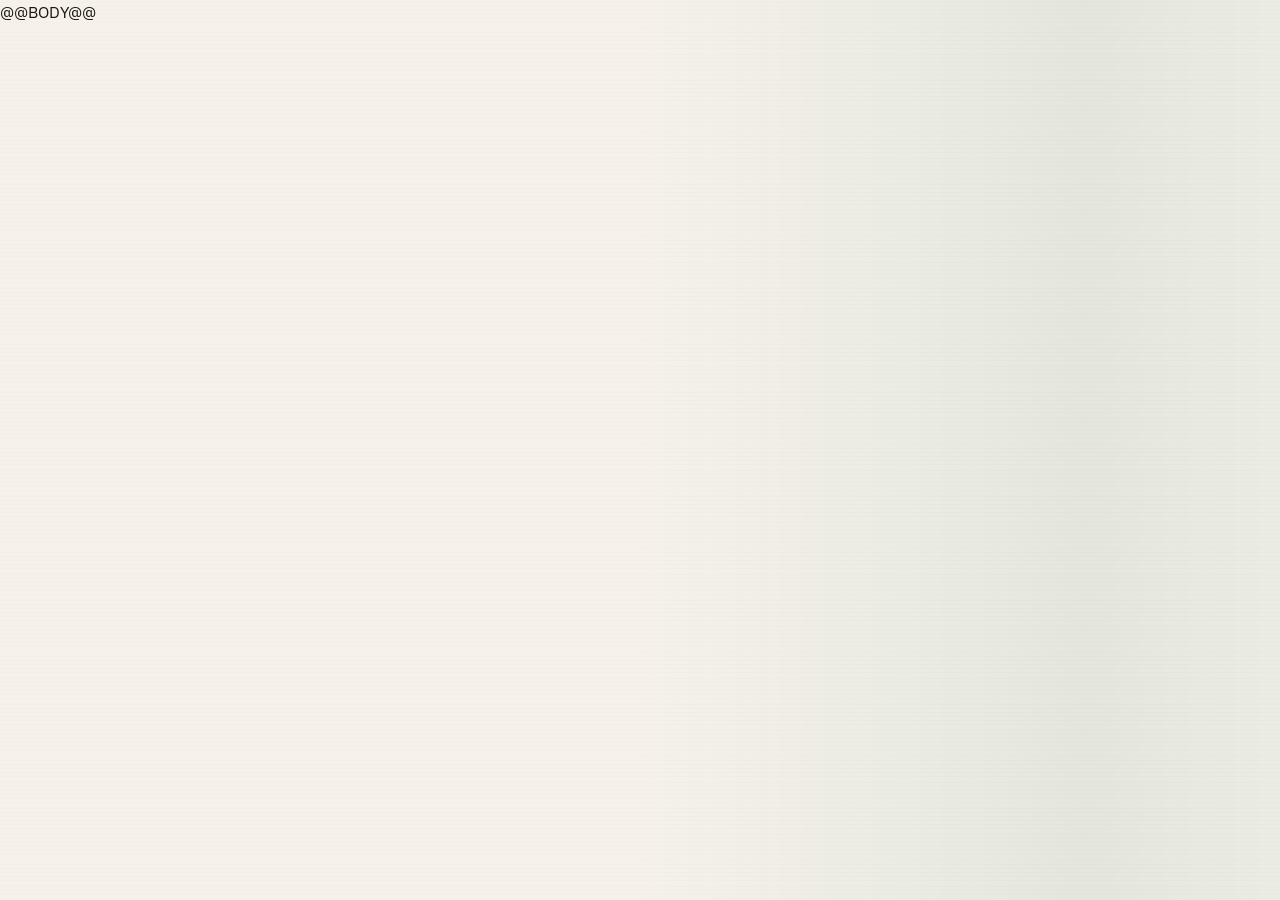
<file: skills/planning-dossier/templates/dossier.html>
<!doctype html>
<html lang="@@LANG@@">
<head>
<meta charset="utf-8">
<meta name="viewport" content="width=device-width, initial-scale=1">
<meta name="description" content="@@DESCRIPTION@@">
<title>@@TITLE@@</title>
<link rel="preconnect" href="https://fonts.googleapis.com">
<link rel="preconnect" href="https://fonts.gstatic.com" crossorigin>
<link href="https://fonts.googleapis.com/css2?family=Fraunces:opsz,wght@9..144,400;9..144,600;9..144,800;9..144,900&family=IBM+Plex+Sans:ital,wght@0,400;0,500;0,600;1,400&family=IBM+Plex+Mono:wght@400;500;600&display=swap" rel="stylesheet">
<style>
:root {
  --paper:#f6f2ea; --paper-2:#efe9dd; --card:#fffdf8;
  --ink:#1b1812; --ink-soft:#4f483c; --ink-faint:#847a68;
  --line:#d8d0bf; --line-strong:#b9ae97;
  --accent:#0d5c46; --accent-soft:#e3ede7;
  --critical:#a82e1f; --critical-bg:#f6e3df;
  --medium:#9a6510; --medium-bg:#f5ead3;
  --minor:#3d5a80; --minor-bg:#e2e9f1;
  --display:'Fraunces',serif; --sans:'IBM Plex Sans',sans-serif; --mono:'IBM Plex Mono',monospace;
}
* { box-sizing:border-box; margin:0; padding:0; }
html { scroll-behavior:smooth; }
body {
  min-width:320px; font-family:var(--sans); line-height:1.62; color:var(--ink);
  background-color:var(--paper);
  background-image:repeating-linear-gradient(0deg,transparent,transparent 3px,rgb(27 24 18 / .012) 3px,rgb(27 24 18 / .012) 4px),radial-gradient(circle at 85% -5%,rgb(13 92 70 / .08),transparent 42%);
}
button,input,select,textarea { font:inherit; }
button { color:inherit; }
a { color:inherit; }
::selection { color:var(--paper); background:var(--accent); }
:focus-visible { outline:3px solid var(--critical); outline-offset:3px; }
.skip-link { position:fixed; top:12px; left:12px; z-index:50; padding:8px 12px; font:12px var(--mono); color:var(--paper); background:var(--ink); transform:translateY(-180%); }
.skip-link:focus { transform:none; }
.sr-only { position:absolute; width:1px; height:1px; padding:0; margin:-1px; overflow:hidden; clip:rect(0,0,0,0); white-space:nowrap; border:0; }
.sheet { width:min(100% - 56px,1060px); margin:0 auto; padding-bottom:96px; }
.topnav { display:flex; justify-content:space-between; gap:18px; padding:18px 0 14px; border-bottom:1px solid var(--line-strong); font:600 10.5px var(--mono); letter-spacing:.1em; text-transform:uppercase; color:var(--ink-faint); }
.topnav-group { display:flex; flex-wrap:wrap; gap:18px; }
.topnav a { text-decoration-thickness:1px; text-underline-offset:4px; }
.topnav a:hover { color:var(--accent); }
.masthead { position:relative; padding:42px 0 48px; border-bottom:3px solid var(--ink); }
.kicker { display:flex; align-items:center; gap:12px; font:600 12px var(--mono); letter-spacing:.22em; color:var(--accent); text-transform:uppercase; }
.kicker::before { width:36px; height:2px; content:''; background:var(--accent); }
h1 { max-width:15ch; margin-top:20px; font:900 clamp(48px,8vw,86px)/.94 var(--display); letter-spacing:-.025em; }
h1 em { color:var(--accent); font-weight:600; }
.stamp { position:absolute; top:126px; right:4px; padding:7px 13px; font:600 11px var(--mono); letter-spacing:.14em; text-transform:uppercase; color:var(--accent); background:var(--accent-soft); border:2px solid var(--accent); border-radius:4px; transform:rotate(3.5deg); }
.lede { max-width:690px; margin-top:24px; font:400 clamp(19px,2.2vw,25px)/1.45 var(--display); color:var(--ink-soft); }
.masthead-meta { display:flex; flex-wrap:wrap; margin-top:34px; border-top:1px solid var(--line-strong); }
.masthead-meta div { padding:12px 26px 4px 0; margin-right:26px; border-right:1px solid var(--line); }
.masthead-meta div:last-child { border-right:0; }
.masthead-meta dt { font:400 10.5px var(--mono); letter-spacing:.14em; text-transform:uppercase; color:var(--ink-faint); }
.masthead-meta dd { margin-top:2px; font-size:14.5px; font-weight:600; }
.summary { display:grid; grid-template-columns:minmax(0,1.5fr) minmax(300px,1fr); gap:42px; align-items:start; padding:42px 0 8px; }
.summary-copy { color:var(--ink-soft); }
.summary-copy strong { color:var(--ink); }
.tally { display:grid; grid-template-columns:repeat(3,1fr); gap:10px; }
.tally .cell { position:relative; overflow:hidden; padding:14px 14px 11px; background:var(--paper-2); border:1.5px solid var(--ink); border-radius:10px; }
.tally .cell::after { position:absolute; inset:0 0 auto; height:5px; content:''; background:var(--accent); }
.tally .cell.blocker::after { background:var(--critical); }
.tally .cell.material::after { background:var(--medium); }
.tally .cell.watch::after { background:var(--minor); }
.tally .num { font:900 42px/1 var(--display); }
.tally .lbl { margin-top:4px; font:400 10px var(--mono); letter-spacing:.12em; color:var(--ink-faint); text-transform:uppercase; }
.section { padding-top:76px; }
.section-head { display:grid; grid-template-columns:150px 1fr; gap:28px; align-items:baseline; padding-bottom:14px; border-bottom:3px solid var(--ink); }
.section-label { font:600 11px var(--mono); letter-spacing:.15em; color:var(--accent); text-transform:uppercase; }
.section h2 { font:800 clamp(30px,4vw,42px)/1.05 var(--display); letter-spacing:-.015em; }
.section-intro { max-width:760px; margin-top:16px; color:var(--ink-soft); }
.eyebrow { display:flex; align-items:center; gap:9px; margin-bottom:12px; font:600 10.5px var(--mono); letter-spacing:.16em; color:var(--accent); text-transform:uppercase; }
.eyebrow::after { height:1px; content:''; background:var(--line); flex:1; }
.badge { display:inline-flex; align-items:center; padding:4px 10px; font:600 10px var(--mono); letter-spacing:.1em; text-transform:uppercase; border-radius:999px; white-space:nowrap; color:var(--accent); background:var(--accent-soft); border:1px solid var(--accent); }
.badge.blocker { color:var(--critical); background:var(--critical-bg); border-color:var(--critical); }
.badge.material { color:var(--medium); background:var(--medium-bg); border-color:var(--medium); }
.badge.watch { color:var(--minor); background:var(--minor-bg); border-color:var(--minor); }
.badge.done { color:var(--accent); background:var(--accent-soft); border-color:var(--accent); }
.evidence-grid,.cards-grid { display:grid; grid-template-columns:repeat(2,minmax(0,1fr)); gap:18px; margin-top:28px; }
.evidence-card,.mini-card { padding:22px; background:var(--card); border:1.5px solid var(--ink); border-radius:12px; box-shadow:4px 4px 0 rgb(27 24 18 / .09); }
.evidence-card h3,.mini-card h3 { font:800 21px/1.15 var(--display); }
.evidence-card p,.mini-card p { margin-top:9px; color:var(--ink-soft); font-size:14px; }
.refs,.meta-list { display:flex; flex-wrap:wrap; gap:7px; margin-top:14px; list-style:none; }
.refs code,.meta-list li { padding:3px 7px; font:500 10.5px var(--mono); color:var(--ink-faint); background:var(--paper-2); border:1px solid var(--line); border-radius:4px; word-break:break-all; }
.decision-list,.thread-list { display:grid; gap:26px; margin-top:30px; }
.decision-card,.thread-card { overflow:hidden; background:var(--card); border:1.5px solid var(--ink); border-radius:14px; box-shadow:6px 6px 0 rgb(27 24 18 / .1); }
.card-head { display:grid; grid-template-columns:auto minmax(0,1fr) auto; gap:16px; align-items:center; padding:18px 22px; background:var(--paper-2); border-bottom:1px solid var(--line); }
.folio { font:900 32px/1 var(--display); color:transparent; -webkit-text-stroke:1.2px var(--ink); }
.card-head h3 { font:800 22px/1.1 var(--display); }
.card-head-right { display:flex; align-items:center; gap:8px; }
.card-copy { padding:22px; border-bottom:1px solid var(--line); }
.card-copy .question { font:600 17px/1.45 var(--sans); color:var(--ink); }
.card-copy .rationale { margin-top:7px; color:var(--ink-soft); font-size:14px; }
.option-grid { display:grid; grid-template-columns:repeat(2,minmax(0,1fr)); gap:14px; padding:22px; }
.option { position:relative; display:block; min-width:0; padding:17px; cursor:pointer; background:var(--paper); border:1.5px solid var(--line-strong); border-radius:10px; }
.option:has(input:checked) { background:var(--accent-soft); border-color:var(--accent); box-shadow:3px 3px 0 rgb(13 92 70 / .15); }
.option-top { display:flex; align-items:flex-start; gap:10px; }
.option input { flex:0 0 auto; margin-top:4px; accent-color:var(--accent); }
.option-title { font-weight:600; }
.recommended { margin-left:auto; padding:2px 6px; font:600 9px var(--mono); letter-spacing:.08em; text-transform:uppercase; color:var(--accent); border:1px solid var(--accent); border-radius:4px; }
.option-summary { margin-top:8px; font-size:13.5px; color:var(--ink-soft); }
.option-meta { display:grid; grid-template-columns:repeat(3,1fr); gap:7px; margin-top:13px; }
.option-meta div { padding-top:7px; border-top:1px dotted var(--line-strong); }
.option-meta dt { font:500 9px var(--mono); letter-spacing:.08em; text-transform:uppercase; color:var(--ink-faint); }
.option-meta dd { margin-top:2px; font:500 11px var(--mono); }
.tradeoffs { margin-top:12px; list-style:none; }
.tradeoffs li { position:relative; padding:5px 0 5px 16px; font-size:12.5px; color:var(--ink-soft); border-top:1px dotted var(--line); }
.tradeoffs li::before { position:absolute; left:1px; color:var(--accent); content:'→'; }
.response { display:grid; grid-template-columns:minmax(190px,.55fr) minmax(0,1.45fr); gap:18px; padding:20px 22px; background:linear-gradient(180deg,transparent,rgb(13 92 70 / .035)); border-top:1px dashed var(--line-strong); }
.field label,.field .field-label { display:block; margin-bottom:6px; font:600 10px var(--mono); letter-spacing:.11em; text-transform:uppercase; color:var(--ink-faint); }
select,textarea { width:100%; color:var(--ink); background:var(--card); border:1.5px solid var(--line-strong); border-radius:6px; }
select { min-height:42px; padding:8px 34px 8px 10px; }
textarea { min-height:86px; padding:10px 12px; resize:vertical; line-height:1.45; }
select[aria-invalid='true'],textarea[aria-invalid='true'] { border-color:var(--critical); background:var(--critical-bg); }
.thread-card.blocked { box-shadow:none; border-color:var(--line-strong); }
.thread-card .thread-body { padding:20px 22px; }
.thread-card p { color:var(--ink-soft); }
.blocked-by { margin-top:12px; font:500 11px var(--mono); color:var(--minor); }
.content-stack { display:grid; grid-template-columns:minmax(0,1fr); gap:22px; margin-top:28px; }
.prose p + p { margin-top:12px; }
.prose p { color:var(--ink-soft); }
.list-block,.steps-block,.code-block,.flow-block,.table-wrap,.callout { padding:22px; background:var(--card); border:1.5px solid var(--ink); border-radius:12px; }
.list-block h3 { font:800 20px var(--display); }
.outcomes { margin-top:12px; list-style:none; }
.outcomes li { position:relative; padding:8px 0 8px 22px; font-size:13.5px; color:var(--ink-soft); border-top:1px dotted var(--line-strong); }
.outcomes li::before { position:absolute; left:2px; color:var(--accent); content:'→'; }
ol.steps { list-style:none; counter-reset:step; }
ol.steps li { counter-increment:step; position:relative; padding:0 0 15px 34px; font-size:14px; color:var(--ink-soft); }
ol.steps li::before { content:counter(step); position:absolute; left:0; top:1px; display:grid; place-items:center; width:22px; height:22px; font:600 11px var(--mono); color:var(--ink); background:var(--paper); border:1.5px solid var(--ink); border-radius:50%; }
ol.steps li:not(:last-child)::after { content:''; position:absolute; left:10.5px; top:25px; bottom:1px; width:1.5px; background:var(--line-strong); }
.code-block .code-label { margin-bottom:8px; font:600 10px var(--mono); letter-spacing:.12em; text-transform:uppercase; color:var(--ink-faint); }
pre { overflow:auto; padding:16px; color:var(--paper); background:var(--ink); border-radius:8px; }
pre code { font:12px/1.55 var(--mono); white-space:pre; }
.order-table { width:100%; border-collapse:collapse; font-size:14px; }
.order-table th { padding:10px 14px; text-align:left; font:500 10.5px var(--mono); letter-spacing:.14em; text-transform:uppercase; color:var(--ink-faint); border-bottom:2px solid var(--ink); }
.order-table td { padding:11px 14px; border-bottom:1px solid var(--line); vertical-align:top; overflow-wrap:anywhere; }
.table-wrap { overflow-x:auto; }
.code-block .code-label { overflow-wrap:anywhere; }
.order-table tr:hover td { background:rgb(13 92 70 / .04); }
.flow { display:flex; align-items:stretch; gap:8px; overflow-x:auto; }
.flow-node { min-width:180px; padding:14px; background:var(--paper); border:1.5px solid var(--ink); border-radius:9px; }
.flow-node strong { display:block; }
.flow-node span { display:block; margin-top:4px; font-size:12.5px; color:var(--ink-soft); }
.flow-arrow { display:grid; place-items:center; flex:0 0 24px; color:var(--accent); font-size:22px; }
.callout { border-left:4px solid var(--medium); border-radius:0 10px 10px 0; background:var(--medium-bg); }
.callout.warning { border-color:var(--critical); background:var(--critical-bg); }
.callout.success { border-color:var(--accent); background:var(--accent-soft); }
.callout b { display:block; margin-bottom:4px; font:600 11px var(--mono); letter-spacing:.1em; text-transform:uppercase; }
.timeline { position:relative; display:grid; gap:0; margin-top:30px; }
.timeline::before { position:absolute; top:15px; bottom:15px; left:23px; width:2px; content:''; background:var(--line-strong); }
.timeline-entry { position:relative; display:grid; grid-template-columns:48px minmax(0,1fr); gap:18px; padding-bottom:24px; }
.timeline-dot { z-index:1; display:grid; place-items:center; width:48px; height:48px; font:600 11px var(--mono); color:var(--accent); background:var(--paper); border:2px solid var(--accent); border-radius:50%; }
.timeline-entry.current .timeline-dot { color:var(--paper); background:var(--accent); }
.timeline-body { padding:16px 18px; background:var(--card); border:1.5px solid var(--ink); border-radius:10px; box-shadow:4px 4px 0 rgb(27 24 18 / .08); }
.timeline-body h3 { font:800 20px var(--display); }
.timeline-body h3 a { text-underline-offset:4px; }
.timeline-meta { display:flex; flex-wrap:wrap; gap:10px; margin-top:8px; font:500 10px var(--mono); color:var(--ink-faint); text-transform:uppercase; }
.ledger { margin-top:28px; border-top:2px solid var(--ink); }
.ledger-row { display:grid; grid-template-columns:74px 1.2fr .7fr 1.4fr; gap:14px; padding:11px 4px; border-bottom:1px dotted var(--line-strong); align-items:baseline; }
.ledger-id { font:500 11px var(--mono); color:var(--ink-faint); }
.dispatch { position:sticky; bottom:14px; z-index:20; margin-top:58px; padding:16px; color:var(--paper); background:var(--ink); border:1px solid var(--ink); border-radius:10px; box-shadow:7px 7px 0 rgb(27 24 18 / .18); }
.dispatch-grid { display:grid; grid-template-columns:minmax(0,1fr) auto auto; gap:12px; align-items:center; }
.progress-label { font:500 11px var(--mono); letter-spacing:.08em; text-transform:uppercase; }
.progress-label span { color:#b8d5ca; }
.progress-track { height:4px; margin-top:7px; background:rgb(246 242 234 / .2); }
.progress-fill { width:0; height:100%; background:#72b69f; transition:width .16s ease; }
.btn { min-height:42px; padding:8px 13px; font:600 10.5px var(--mono); letter-spacing:.07em; text-transform:uppercase; cursor:pointer; border:1.5px solid var(--paper); border-radius:6px; }
.btn.primary { color:var(--ink); background:var(--paper); }
.btn.primary:hover,.btn.primary[data-state='copied'] { color:var(--paper); background:var(--accent); border-color:var(--accent); }
.btn.ghost { color:var(--paper); background:transparent; }
.btn:disabled { cursor:not-allowed; opacity:.45; }
.validation-hint { margin-top:7px; font-size:12px; color:#dccfba; }
.intent-grid { display:grid; grid-template-columns:repeat(3,1fr); gap:10px; margin-top:16px; }
.intent { display:flex; gap:8px; align-items:flex-start; padding:12px; cursor:pointer; background:var(--paper-2); border:1.5px solid var(--line-strong); border-radius:8px; }
.intent:has(input:checked) { background:var(--accent-soft); border-color:var(--accent); }
.intent input { margin-top:4px; accent-color:var(--accent); }
.intent b { display:block; font-size:13px; }
.intent small { display:block; margin-top:2px; color:var(--ink-soft); }
.colophon { display:flex; justify-content:space-between; gap:14px; flex-wrap:wrap; margin-top:90px; padding-top:22px; font:400 10.5px var(--mono); letter-spacing:.1em; color:var(--ink-faint); text-transform:uppercase; border-top:3px solid var(--ink); }
@media (prefers-reduced-motion:no-preference) {
  .masthead,.summary,.section,.colophon { animation:rise .58s cubic-bezier(.2,.7,.2,1) both; }
  .summary { animation-delay:.08s; } .section { animation-delay:.14s; } .colophon { animation-delay:.2s; }
  .btn { transition:color .16s ease,background-color .16s ease,border-color .16s ease,transform .16s ease; }
  .btn:active { transform:translateY(1px); }
  @keyframes rise { from { opacity:0; transform:translateY(14px); } to { opacity:1; transform:none; } }
}
@media (max-width:760px) {
  .sheet { width:min(100% - 32px,1060px); }
  h1 { font-size:clamp(45px,14vw,68px); }
  .stamp { position:static; display:inline-block; margin-top:22px; }
  .summary,.section-head,.option-grid,.evidence-grid,.cards-grid,.response { grid-template-columns:1fr; }
  .section { padding-top:62px; }
  .ledger-row { grid-template-columns:64px 1fr; }
  .ledger-row > :nth-child(n+3) { grid-column:2; }
  .dispatch-grid { grid-template-columns:1fr auto; }
  .dispatch-grid .progress { grid-column:1 / -1; }
}
@media (max-width:460px) {
  .topnav { flex-direction:column; }
  .card-head { grid-template-columns:auto 1fr; }
  .card-head-right { grid-column:2; }
  .option-grid,.card-copy,.response,.thread-card .thread-body { padding-left:17px; padding-right:17px; }
  .intent-grid { grid-template-columns:1fr; }
  .dispatch-grid { grid-template-columns:1fr; }
  .btn { width:100%; }
  .colophon { flex-direction:column; }
}
@media print {
  body { background:white; }
  .topnav,.dispatch,.interactive-only { display:none !important; }
  .decision-card,.thread-card,.evidence-card,.mini-card,.timeline-body { box-shadow:none; break-inside:avoid; }
  .stamp { transform:none; }
  .section { break-before:auto; }
}
</style>
</head>
<body>
<a class="skip-link" href="#main">@@SKIP_LABEL@@</a>
@@BODY@@
<script id="planning-data" type="application/json">@@DATA_JSON@@</script>
<script>
(function () {
  'use strict';
  var dataEl = document.getElementById('planning-data');
  var data;
  try { data = JSON.parse(dataEl.textContent); } catch (_) { return; }
  var form = document.getElementById('planning-form');
  if (!form) return;

  var ui = data.ui;
  var storageKey = 'planning-dossier:' + data.dossier.id + ':round:' + data.round.number + ':v1';
  var copyButton = document.getElementById('copy-markdown');
  var resetButton = document.getElementById('reset-state');
  var status = document.getElementById('live-status');
  var hint = document.getElementById('validation-hint');
  var progressText = document.getElementById('progress-text');
  var progressFill = document.getElementById('progress-fill');
  var saveTimer;
  var copyTimer;

  function controls() { return Array.prototype.slice.call(form.querySelectorAll('[data-state]')); }

  function snapshot() {
    var state = {};
    controls().forEach(function (el) {
      if (el.type === 'radio') {
        if (el.checked) state[el.name] = el.value;
      } else if (el.type === 'checkbox') {
        if (!Array.isArray(state[el.name])) state[el.name] = [];
        if (el.checked) state[el.name].push(el.value);
      } else {
        state[el.name] = el.value;
      }
    });
    return state;
  }

  function restore() {
    var raw;
    try { raw = localStorage.getItem(storageKey); } catch (_) { return; }
    if (!raw) return;
    var state;
    try { state = JSON.parse(raw); } catch (_) { return; }
    controls().forEach(function (el) {
      var value = state[el.name];
      if (el.type === 'radio') el.checked = value === el.value;
      else if (el.type === 'checkbox') el.checked = Array.isArray(value) && value.indexOf(el.value) !== -1;
      else if (typeof value === 'string') el.value = value;
    });
    status.textContent = ui.restored;
  }

  function save() {
    try {
      localStorage.setItem(storageKey, JSON.stringify(snapshot()));
      status.textContent = ui.saved;
    } catch (_) {
      status.textContent = ui.saveFailed;
    }
  }

  function setInvalid(el, invalid) {
    if (!el) return;
    if (invalid) el.setAttribute('aria-invalid', 'true');
    else el.removeAttribute('aria-invalid');
  }

  function validate(markFields) {
    var state = snapshot();
    var complete = 0;
    var total = 0;
    var errors = [];
    var intent = state.intent || (data.round.kind === 'final' ? 'implement' : '');

    data.round.decisions.forEach(function (decision) {
      total += 1;
      var dispositionName = 'decision.' + decision.id + '.disposition';
      var optionName = 'decision.' + decision.id + '.option';
      var noteName = 'decision.' + decision.id + '.note';
      var disposition = state[dispositionName] || '';
      var selected = state[optionName] || (decision.mode === 'multiple' ? [] : '');
      var note = (state[noteName] || '').trim();
      var selectedCount = Array.isArray(selected) ? selected.length : (selected ? 1 : 0);
      var valid = Boolean(disposition);
      if (disposition === 'decide') valid = selectedCount > 0;
      if (disposition && disposition !== 'decide') valid = note.length > 0;
      if (intent === 'consolidate' && (decision.criticality === 'blocker' || decision.criticality === 'material')) {
        valid = valid && (disposition === 'decide' || disposition === 'discard');
      }
      if (valid) complete += 1;
      else errors.push(decision.id);
      if (markFields) {
        setInvalid(form.elements[dispositionName], !disposition);
        setInvalid(form.elements[noteName], disposition && disposition !== 'decide' && !note);
      }
    });

    data.round.threads.filter(function (thread) { return thread.status === 'open'; }).forEach(function (thread) {
      total += 1;
      var dispositionName = 'thread.' + thread.id + '.disposition';
      var noteName = 'thread.' + thread.id + '.note';
      var disposition = state[dispositionName] || '';
      var note = (state[noteName] || '').trim();
      var valid = Boolean(disposition) && note.length > 0;
      if (intent === 'consolidate' && (thread.criticality === 'blocker' || thread.criticality === 'material')) {
        valid = valid && (disposition === 'resolve' || disposition === 'discard');
      }
      if (valid) complete += 1;
      else errors.push(thread.id);
      if (markFields) {
        setInvalid(form.elements[dispositionName], !disposition);
        setInvalid(form.elements[noteName], !note);
      }
    });

    if (data.round.kind !== 'final' && !intent) errors.push(ui.intentMissing);
    var percentage = total ? Math.round((complete / total) * 100) : 100;
    progressText.textContent = complete + '/' + total;
    progressFill.style.width = percentage + '%';
    copyButton.disabled = errors.length > 0;
    hint.textContent = errors.length ? ui.incomplete + ': ' + errors.join(', ') : ui.ready;
    return { valid: errors.length === 0, state: state, intent: intent };
  }

  function bulletNote(lines, note) {
    if (!note) return;
    note.split(/\r?\n/).forEach(function (line) {
      if (line.trim()) lines.push('  - ' + line.trim());
    });
  }

  function buildMarkdown(result) {
    var path = data.outputDir.replace(/\\/g, '/');
    var roundFile = data.round.file;
    var lines = [];
    if (data.round.kind === 'final') {
      lines.push('# ' + ui.handoffTitle);
      lines.push('');
      lines.push('- Dossier: `' + data.dossier.id + '`');
      lines.push('- Index: `' + path + '/index.html`');
      lines.push('- Final plan: `' + path + '/' + roundFile + '`');
      lines.push('- Source round: `' + String(data.round.number).padStart(2, '0') + '`');
      lines.push('');
      lines.push('## ' + data.round.finalHandoff.title);
      lines.push('');
      lines.push(data.round.finalHandoff.instruction);
      lines.push('');
      lines.push('- ' + ui.startWith + ': ' + data.round.finalHandoff.startWith);
      return lines.join('\n');
    }

    lines.push('# ' + ui.continueTitle);
    lines.push('');
    lines.push('- Dossier: `' + data.dossier.id + '`');
    lines.push('- Index: `' + path + '/index.html`');
    lines.push('- Source: `' + path + '/' + roundFile + '`');
    lines.push('- Source round: `' + String(data.round.number).padStart(2, '0') + '`');
    lines.push('- Intent: `' + result.intent + '`');
    lines.push('');
    lines.push('## ' + ui.decisionsHeading);
    lines.push('');
    data.round.decisions.forEach(function (decision) {
      var prefix = 'decision.' + decision.id;
      var disposition = result.state[prefix + '.disposition'];
      var selected = result.state[prefix + '.option'] || [];
      if (!Array.isArray(selected)) selected = selected ? [selected] : [];
      lines.push('- `' + decision.id + '` — ' + disposition + (selected.length ? ' → `' + selected.join('`, `') + '`' : ''));
      bulletNote(lines, (result.state[prefix + '.note'] || '').trim());
    });
    lines.push('');
    lines.push('## ' + ui.threadsHeading);
    lines.push('');
    var openThreads = data.round.threads.filter(function (thread) { return thread.status === 'open'; });
    if (!openThreads.length) lines.push('- ' + ui.none);
    openThreads.forEach(function (thread) {
      var prefix = 'thread.' + thread.id;
      lines.push('- `' + thread.id + '` — ' + result.state[prefix + '.disposition']);
      bulletNote(lines, (result.state[prefix + '.note'] || '').trim());
    });
    var globalNotes = (result.state.globalNotes || '').trim();
    if (globalNotes) {
      lines.push('');
      lines.push('## ' + ui.correctionsHeading);
      lines.push('');
      globalNotes.split(/\r?\n/).forEach(function (line) { if (line.trim()) lines.push('- ' + line.trim()); });
    }
    return lines.join('\n');
  }

  function fallbackCopy(text) {
    var area = document.createElement('textarea');
    area.value = text;
    area.style.position = 'fixed';
    area.style.opacity = '0';
    document.body.appendChild(area);
    area.select();
    try { document.execCommand('copy'); } finally { document.body.removeChild(area); }
  }

  function writeClipboard(text) {
    if (navigator.clipboard && window.isSecureContext) return navigator.clipboard.writeText(text);
    fallbackCopy(text);
    return Promise.resolve();
  }

  form.addEventListener('input', function () {
    window.clearTimeout(saveTimer);
    saveTimer = window.setTimeout(save, 180);
    validate(false);
  });
  form.addEventListener('change', function () { save(); validate(false); });

  copyButton.addEventListener('click', function () {
    var result = validate(true);
    if (!result.valid) {
      status.textContent = ui.fixFields;
      var first = form.querySelector('[aria-invalid="true"]');
      if (first) first.focus();
      return;
    }
    writeClipboard(buildMarkdown(result)).then(function () {
      copyButton.textContent = ui.copied;
      copyButton.dataset.state = 'copied';
      status.textContent = ui.copiedStatus;
      window.clearTimeout(copyTimer);
      copyTimer = window.setTimeout(function () {
        copyButton.textContent = data.round.kind === 'final' ? ui.copyHandoff : ui.copyMarkdown;
        delete copyButton.dataset.state;
      }, 1800);
    }, function () { status.textContent = ui.copyFailed; });
  });

  resetButton.addEventListener('click', function () {
    form.reset();
    try { localStorage.removeItem(storageKey); } catch (_) {}
    status.textContent = ui.resetStatus;
    validate(false);
  });

  // Read-only hook for the renderer's headless browser check.
  window.__planningDossier = { storageKey: storageKey, validate: validate, buildMarkdown: buildMarkdown };

  restore();
  validate(false);
}());
</script>
</body>
</html>
</file>
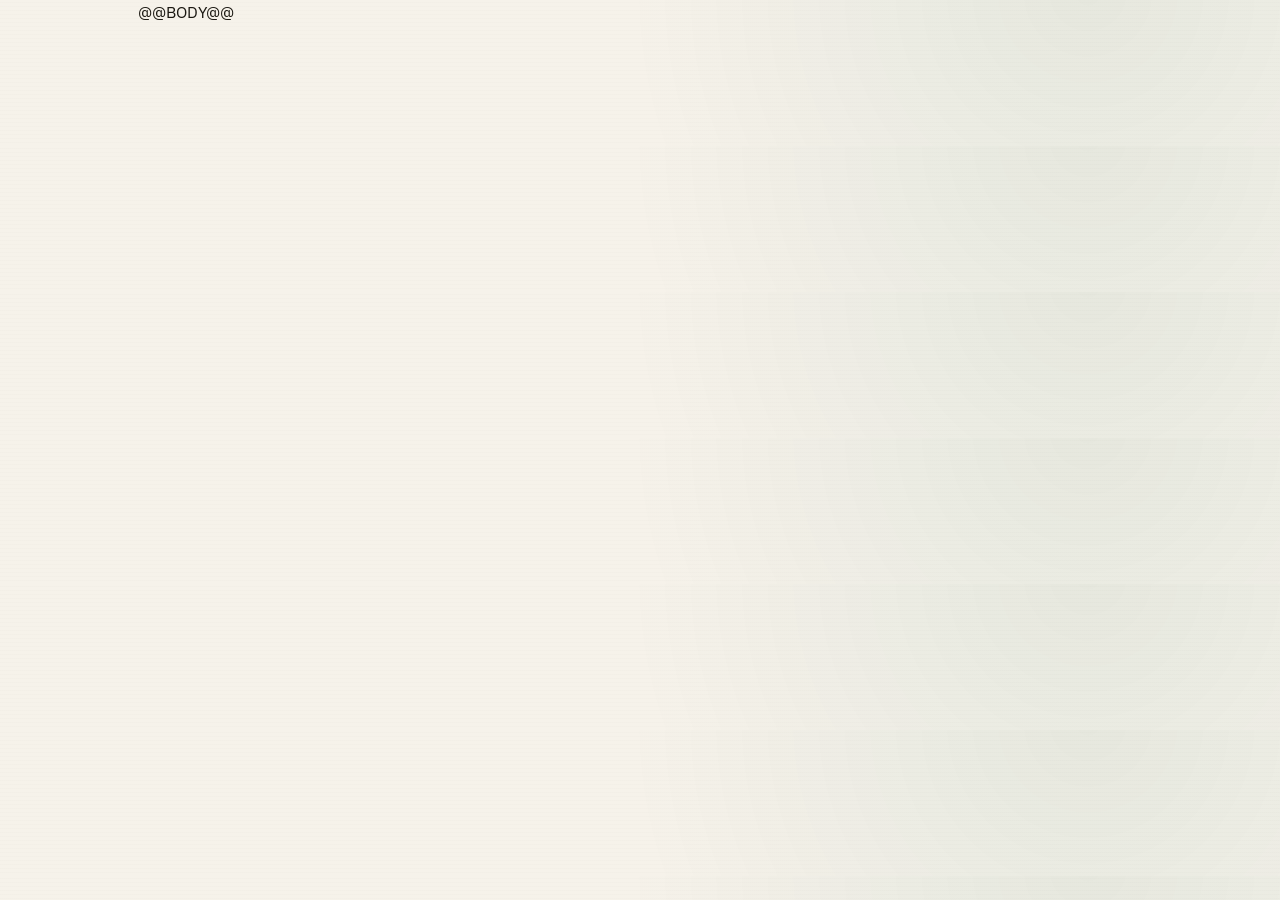
<file: skills/remediation-report/templates/report.html>
<!DOCTYPE html>
<html lang="@@LANG@@">
<head>
<meta charset="UTF-8">
<meta name="viewport" content="width=device-width, initial-scale=1.0">
<meta name="description" content="@@DESCRIPTION@@">
<title>@@TITLE@@</title>
<link rel="preconnect" href="https://fonts.googleapis.com">
<link rel="preconnect" href="https://fonts.gstatic.com" crossorigin>
<link href="https://fonts.googleapis.com/css2?family=Fraunces:opsz,wght@9..144,400;9..144,600;9..144,800;9..144,900&family=IBM+Plex+Sans:ital,wght@0,400;0,500;0,600;1,400&family=IBM+Plex+Mono:wght@400;500;600&display=swap" rel="stylesheet">
<style>
	:root {
		--paper: #f6f2ea;
		--paper-2: #efe9dd;
		--ink: #1b1812;
		--ink-soft: #4f483c;
		--ink-faint: #847a68;
		--line: #d8d0bf;
		--line-strong: #b9ae97;
		--accent: #0d5c46;
		--accent-soft: #e3ede7;
		--critical: #a82e1f;
		--critical-bg: #f6e3df;
		--medium: #9a6510;
		--medium-bg: #f5ead3;
		--minor: #3d5a80;
		--minor-bg: #e2e9f1;
		--mono: 'IBM Plex Mono', monospace;
		--sans: 'IBM Plex Sans', sans-serif;
		--display: 'Fraunces', serif;
	}
	* { margin: 0; padding: 0; box-sizing: border-box; }
	html { scroll-behavior: smooth; }
	body {
		font-family: var(--sans);
		background: var(--paper);
		color: var(--ink);
		line-height: 1.62;
		background-image:
			repeating-linear-gradient(0deg, transparent, transparent 3px, rgb(27 24 18 / .012) 3px, rgb(27 24 18 / .012) 4px),
			radial-gradient(circle at 85% -5%, rgb(13 92 70 / .07), transparent 42%);
	}
	::selection { background: var(--accent); color: var(--paper); }

	.sheet { max-width: 1060px; margin: 0 auto; padding: 0 28px 120px; }

	/* ============ MASTHEAD ============ */
	header.masthead {
		padding: 64px 0 40px;
		border-bottom: 3px solid var(--ink);
		position: relative;
	}
	.masthead .stamp {
		position: absolute; top: 58px; right: 0;
		font-family: var(--mono); font-size: 11px; letter-spacing: .14em;
		text-transform: uppercase; color: var(--critical);
		border: 2px solid var(--critical); border-radius: 4px;
		padding: 7px 13px; transform: rotate(3.5deg);
		background: var(--critical-bg);
	}
	.kicker {
		font-family: var(--mono); font-size: 12px; letter-spacing: .22em;
		text-transform: uppercase; color: var(--accent); font-weight: 600;
		display: flex; align-items: center; gap: 12px;
	}
	.kicker::before { content: ''; width: 36px; height: 2px; background: var(--accent); }
	h1 {
		font-family: var(--display); font-weight: 900; font-size: clamp(40px, 6.2vw, 76px);
		line-height: .98; letter-spacing: -.015em; margin-top: 18px; max-width: 17ch;
	}
	h1 em { font-style: italic; font-weight: 600; color: var(--accent); }
	.masthead-meta {
		display: flex; flex-wrap: wrap; gap: 0; margin-top: 34px;
		border-top: 1px solid var(--line-strong);
	}
	.masthead-meta div {
		padding: 12px 26px 4px 0; margin-right: 26px;
		border-right: 1px solid var(--line);
	}
	.masthead-meta div:last-child { border-right: none; }
	.masthead-meta dt { font-family: var(--mono); font-size: 10.5px; letter-spacing: .14em; text-transform: uppercase; color: var(--ink-faint); }
	.masthead-meta dd { font-weight: 600; font-size: 14.5px; margin-top: 2px; }
	.masthead-meta dd code { font-family: var(--mono); font-size: 13px; }

	/* ============ SUMMARY ============ */
	.summary {
		display: grid; grid-template-columns: 1.4fr 1fr; gap: 40px;
		padding: 44px 0; border-bottom: 1px solid var(--line-strong);
	}
	.summary p.lede {
		font-family: var(--display); font-weight: 400; font-size: 21px; line-height: 1.45;
		color: var(--ink-soft);
	}
	.summary p.lede strong { color: var(--ink); font-weight: 600; }
	.tally { display: grid; grid-template-columns: repeat(3, 1fr); gap: 10px; align-content: start; }
	.tally .cell {
		border: 1.5px solid var(--ink); border-radius: 10px; padding: 14px 14px 11px;
		background: var(--paper-2); position: relative; overflow: hidden;
	}
	.tally .cell::after { content: ''; position: absolute; inset: 0 0 auto; height: 5px; }
	.tally .cell.c::after { background: var(--critical); }
	.tally .cell.m::after { background: var(--medium); }
	.tally .cell.l::after { background: var(--minor); }
	.tally .num { font-family: var(--display); font-weight: 900; font-size: 42px; line-height: 1; }
	.tally .lbl { font-family: var(--mono); font-size: 10px; letter-spacing: .12em; text-transform: uppercase; color: var(--ink-faint); margin-top: 4px; }

	/* ============ TOC ============ */
	nav.toc { padding: 36px 0 8px; }
	nav.toc ol { list-style: none; columns: 2; column-gap: 48px; }
	nav.toc li { break-inside: avoid; border-bottom: 1px dotted var(--line-strong); }
	nav.toc a {
		display: flex; align-items: baseline; gap: 12px; padding: 9px 2px;
		color: var(--ink); text-decoration: none; font-size: 14.5px; font-weight: 500;
	}
	nav.toc a:hover { color: var(--accent); }
	nav.toc .n { font-family: var(--mono); font-size: 12px; color: var(--ink-faint); min-width: 30px; }
	nav.toc .sev { margin-left: auto; flex-shrink: 0; }

	/* ============ PHASES ============ */
	section.phase { margin-top: 72px; }
	.phase-head { display: flex; align-items: baseline; gap: 20px; border-bottom: 3px solid var(--ink); padding-bottom: 14px; }
	.phase-head .ph-num {
		font-family: var(--display); font-weight: 900; font-size: 60px; line-height: 1;
		color: transparent; -webkit-text-stroke: 1.6px var(--ink);
	}
	.phase-head h2 { font-family: var(--display); font-weight: 800; font-size: clamp(26px, 3.4vw, 36px); letter-spacing: -.01em; }
	.phase-head .ph-when {
		margin-left: auto; font-family: var(--mono); font-size: 11.5px; letter-spacing: .1em;
		text-transform: uppercase; color: var(--paper); background: var(--ink);
		padding: 6px 12px; border-radius: 999px; white-space: nowrap;
	}
	.phase > .phase-intro { margin: 18px 0 0; max-width: 70ch; color: var(--ink-soft); font-size: 15px; }

	/* ============ FINDING CARD ============ */
	article.finding {
		margin-top: 34px; border: 1.5px solid var(--ink); border-radius: 14px;
		background: #fffdf8; box-shadow: 5px 5px 0 rgb(27 24 18 / .10);
		overflow: hidden;
	}
	.f-head {
		display: flex; align-items: center; gap: 14px; flex-wrap: wrap;
		padding: 18px 24px; border-bottom: 1px solid var(--line);
		background: var(--paper-2);
	}
	.f-id {
		font-family: var(--mono); font-weight: 600; font-size: 13px;
		border: 1.5px solid var(--ink); border-radius: 6px; padding: 3px 9px;
		background: var(--paper);
	}
	.f-head h3 { font-family: var(--display); font-weight: 800; font-size: 20px; letter-spacing: -.01em; flex: 1; min-width: 240px; }
	.sev {
		font-family: var(--mono); font-size: 10.5px; font-weight: 600; letter-spacing: .1em;
		text-transform: uppercase; padding: 4px 11px; border-radius: 999px; white-space: nowrap;
	}
	.sev.critical { color: var(--critical); background: var(--critical-bg); border: 1px solid var(--critical); }
	.sev.medium { color: var(--medium); background: var(--medium-bg); border: 1px solid var(--medium); }
	.sev.minor { color: var(--minor); background: var(--minor-bg); border: 1px solid var(--minor); }
	.sev.done { color: var(--accent); background: var(--accent-soft); border: 1px solid var(--accent); }
	.effort { font-family: var(--mono); font-size: 11px; color: var(--ink-faint); white-space: nowrap; }
	.effort b { color: var(--ink); }

	.f-body { padding: 22px 24px 26px; display: grid; grid-template-columns: 1fr 1fr; gap: 26px; }
	.f-body .col h4 {
		font-family: var(--mono); font-size: 10.5px; font-weight: 600; letter-spacing: .16em;
		text-transform: uppercase; color: var(--accent); margin-bottom: 9px;
		display: flex; align-items: center; gap: 8px;
	}
	.f-body .col h4::after { content: ''; flex: 1; height: 1px; background: var(--line); }
	.f-body p { font-size: 14px; color: var(--ink-soft); }
	.f-body p + p { margin-top: 8px; }
	.f-body code, .files code {
		font-family: var(--mono); font-size: 12.2px; background: var(--paper-2);
		border: 1px solid var(--line); border-radius: 4px; padding: 1px 5px;
		color: var(--ink); word-break: break-all;
	}
	ol.steps { list-style: none; counter-reset: step; }
	ol.steps li {
		counter-increment: step; position: relative; padding: 0 0 12px 34px;
		font-size: 14px; color: var(--ink-soft);
	}
	ol.steps li::before {
		content: counter(step); position: absolute; left: 0; top: 1px;
		width: 22px; height: 22px; border: 1.5px solid var(--ink); border-radius: 50%;
		display: grid; place-items: center; font-family: var(--mono); font-size: 11px;
		font-weight: 600; background: var(--paper); color: var(--ink);
	}
	ol.steps li:not(:last-child)::after {
		content: ''; position: absolute; left: 10.5px; top: 25px; bottom: 1px;
		width: 1.5px; background: var(--line-strong);
	}
	.f-foot {
		padding: 14px 24px; border-top: 1px dashed var(--line-strong);
		display: flex; gap: 22px; flex-wrap: wrap; align-items: baseline;
		background: linear-gradient(180deg, transparent, rgb(13 92 70 / .035));
	}
	.f-foot .tag { font-family: var(--mono); font-size: 10.5px; letter-spacing: .14em; text-transform: uppercase; color: var(--ink-faint); }
	.f-foot .crit { font-size: 13.5px; color: var(--ink); font-weight: 500; flex: 1; min-width: 260px; }
	.f-foot.resolution { border-top: 1px dashed var(--line); background: linear-gradient(180deg, rgb(13 92 70 / .05), transparent); }
	.f-foot.resolution .tag { color: var(--accent); }
	.files { font-size: 12.5px; line-height: 2.1; }
	.decision {
		margin-top: 12px; border-left: 3px solid var(--medium); background: var(--medium-bg);
		border-radius: 0 8px 8px 0; padding: 10px 14px; font-size: 13.5px; color: var(--ink-soft);
	}
	.decision b { color: var(--medium); font-family: var(--mono); font-size: 11px; letter-spacing: .1em; text-transform: uppercase; display: block; margin-bottom: 3px; }

	/* ============ ORDER TABLE ============ */
	.order-table { margin-top: 26px; width: 100%; border-collapse: collapse; font-size: 14px; }
	.order-table th {
		font-family: var(--mono); font-size: 10.5px; letter-spacing: .14em; text-transform: uppercase;
		color: var(--ink-faint); text-align: left; padding: 10px 14px; border-bottom: 2px solid var(--ink);
	}
	.order-table td { padding: 11px 14px; border-bottom: 1px solid var(--line); vertical-align: top; }
	.order-table tr:hover td { background: rgb(13 92 70 / .04); }
	.order-table .mono { font-family: var(--mono); font-size: 12.5px; }

	/* ============ FOOTER ============ */
	footer.colophon {
		margin-top: 90px; padding-top: 22px; border-top: 3px solid var(--ink);
		display: flex; justify-content: space-between; flex-wrap: wrap; gap: 14px;
		font-family: var(--mono); font-size: 11px; letter-spacing: .1em;
		text-transform: uppercase; color: var(--ink-faint);
	}

	/* ============ ANIM ============ */
	@media (prefers-reduced-motion: no-preference) {
		header.masthead, .summary, nav.toc, section.phase, footer.colophon {
			animation: rise .6s cubic-bezier(.2,.7,.2,1) both;
		}
		.summary { animation-delay: .08s; } nav.toc { animation-delay: .15s; }
		section.phase:nth-of-type(1) { animation-delay: .22s; }
		@keyframes rise { from { opacity: 0; transform: translateY(14px); } to { opacity: 1; transform: none; } }
	}

	@media (max-width: 760px) {
		.summary, .f-body { grid-template-columns: 1fr; }
		nav.toc ol { columns: 1; }
		.masthead .stamp { position: static; display: inline-block; margin-bottom: 18px; }
	}
	@media print {
		body { background: white; }
		article.finding { box-shadow: none; break-inside: avoid; }
		.masthead .stamp { transform: none; }
	}

	/* ============ GENERATED-REPORT ADDITIONS ============ */
	.masthead .stamp.info { color: var(--accent); border-color: var(--accent); background: var(--accent-soft); }
	.summary p.lede code, nav.toc code, .f-head h3 code, .phase-intro code, .order-table code {
		font-family: var(--mono); font-size: .82em; background: var(--paper-2);
		border: 1px solid var(--line); border-radius: 4px; padding: 1px 5px; word-break: break-all;
	}
	.table-wrap { overflow-x: auto; }
	.order-table td { overflow-wrap: anywhere; }
	.order-table a { color: var(--accent); }
	.decision p + p { margin-top: 6px; }
	@media (max-width: 760px) {
		.phase-head { flex-wrap: wrap; row-gap: 10px; }
		.phase-head .ph-when { margin-left: 0; white-space: normal; }
	}
</style>
</head>
<body>
<div class="sheet">
@@BODY@@
</div>
<script id="report-data" type="application/json">@@DATA_JSON@@</script>
</body>
</html>
</file>
<file: about-card.css>
/* author-profile: the card from the Ping Tester landing. Every colour and font falls back to the
   site's own tokens when they exist (--line, --panel, --text, --muted, --blue, --mono, --display);
   override the --about-* variables on .about-card to match a site that names them differently. */
.about-card {
	--about-line: var(--line, #26384b);
	--about-line-hot: var(--line-hot, #3b5872);
	--about-bg: var(--panel, #101c29);
	--about-chip: var(--ink-soft, #0b1722);
	--about-text: var(--text, #edf5fb);
	--about-muted: var(--muted, #8da2b5);
	--about-accent: var(--blue, #58adff);
	--about-shadow: var(--shadow, 0 26px 80px rgb(0 0 0 / 0.32));
	--about-display: var(--display, system-ui, sans-serif);
	--about-mono: var(--mono, ui-monospace, 'SFMono-Regular', Consolas, monospace);

	margin-top: 2.2rem;
	display: grid;
	grid-template-columns: minmax(240px, 360px) 1fr;
	border: 1px solid var(--about-line);
	background: var(--about-bg);
	box-shadow: var(--about-shadow);
	color: var(--about-text);
}
.about-photo-wrap {
	position: relative;
	min-height: 360px;
	overflow: hidden;
	border-right: 1px solid var(--about-line);
	background: var(--about-chip);
}
.about-photo {
	width: 100%;
	height: 100%;
	object-fit: cover;
	filter: saturate(0.82) contrast(1.04);
}
.about-photo-wrap::after {
	content: '';
	position: absolute;
	inset: 0;
	background: linear-gradient(180deg, transparent 58%, rgb(8 17 27 / 0.72));
	pointer-events: none;
}
.about-content {
	min-width: 0;
	display: flex;
	flex-direction: column;
	justify-content: center;
	padding: clamp(1.7rem, 5vw, 4rem);
}
.about-kicker {
	margin: 0 0 0.55rem;
	color: var(--about-accent);
	font-family: var(--about-mono);
	font-size: 0.67rem;
	letter-spacing: 0.12em;
	text-transform: uppercase;
}
.about-content h3 {
	margin: 0 0 1rem;
	font-family: var(--about-display);
	font-size: clamp(1.8rem, 3vw, 2.8rem);
	font-weight: 600;
	line-height: 1.1;
	letter-spacing: -0.02em;
}
.about-bio {
	max-width: 720px;
	margin: 0 0 1.35rem;
	color: color-mix(in srgb, var(--about-text) 78%, var(--about-muted));
	line-height: 1.75;
}
.about-facts {
	display: flex;
	flex-wrap: wrap;
	gap: 0.5rem;
	margin: 0 0 1.65rem;
	padding: 0;
	list-style: none;
}
.about-facts li {
	border: 1px solid var(--about-line);
	padding: 0.38rem 0.55rem;
	background: var(--about-chip);
	font-family: var(--about-mono);
	font-size: 0.66rem;
}
.about-links {
	display: flex;
	flex-wrap: wrap;
	gap: 0.55rem;
}
.about-links a {
	display: inline-flex;
	align-items: center;
	gap: 0.45rem;
	border: 1px solid var(--about-line);
	padding: 0.48rem 0.65rem;
	color: var(--about-muted);
	font-size: 0.72rem;
	font-weight: 650;
	text-decoration: none;
}
.about-links a:hover,
.about-links a:focus-visible {
	border-color: var(--about-line-hot);
	color: var(--about-text);
}
.about-links svg {
	width: 16px;
	height: 16px;
	fill: currentColor;
}
@media (max-width: 760px) {
	.about-card {
		grid-template-columns: 1fr;
	}
	.about-photo-wrap {
		min-height: 310px;
		border-right: 0;
		border-bottom: 1px solid var(--about-line);
	}
}
</file>
